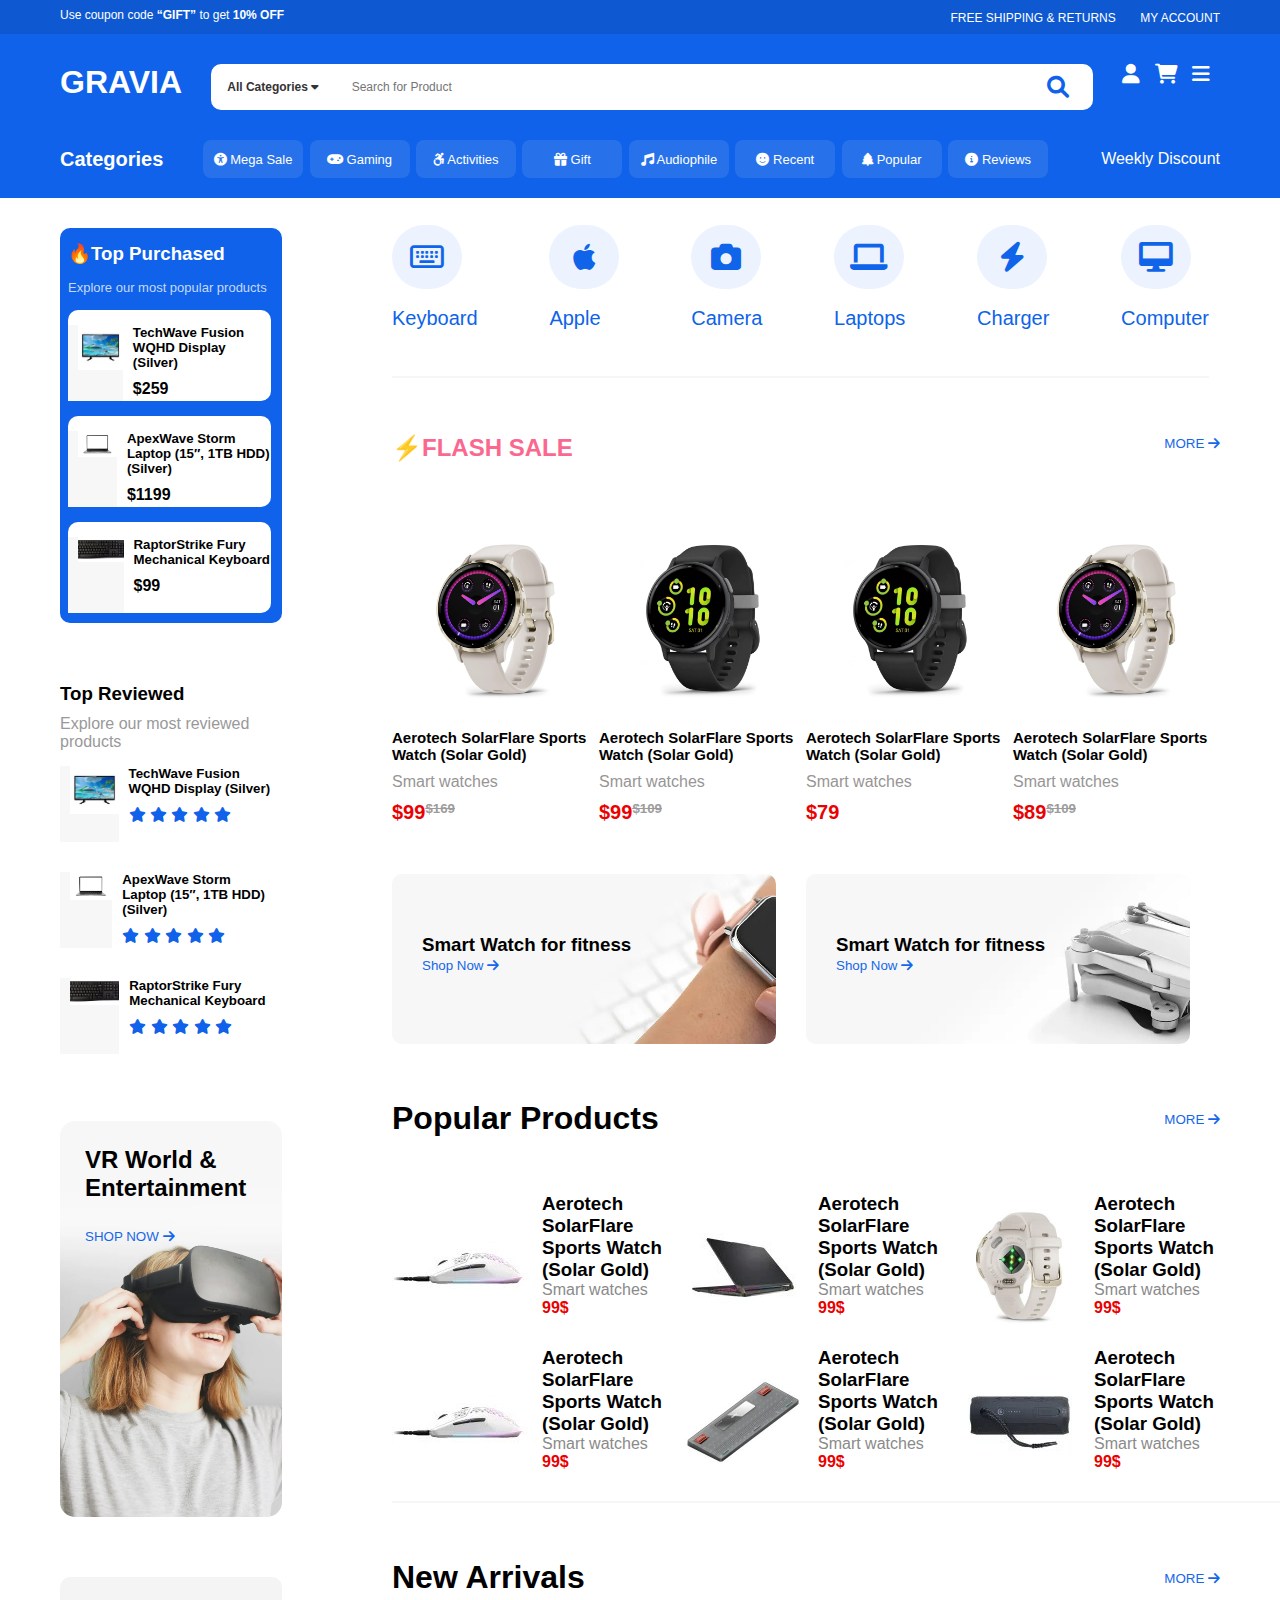
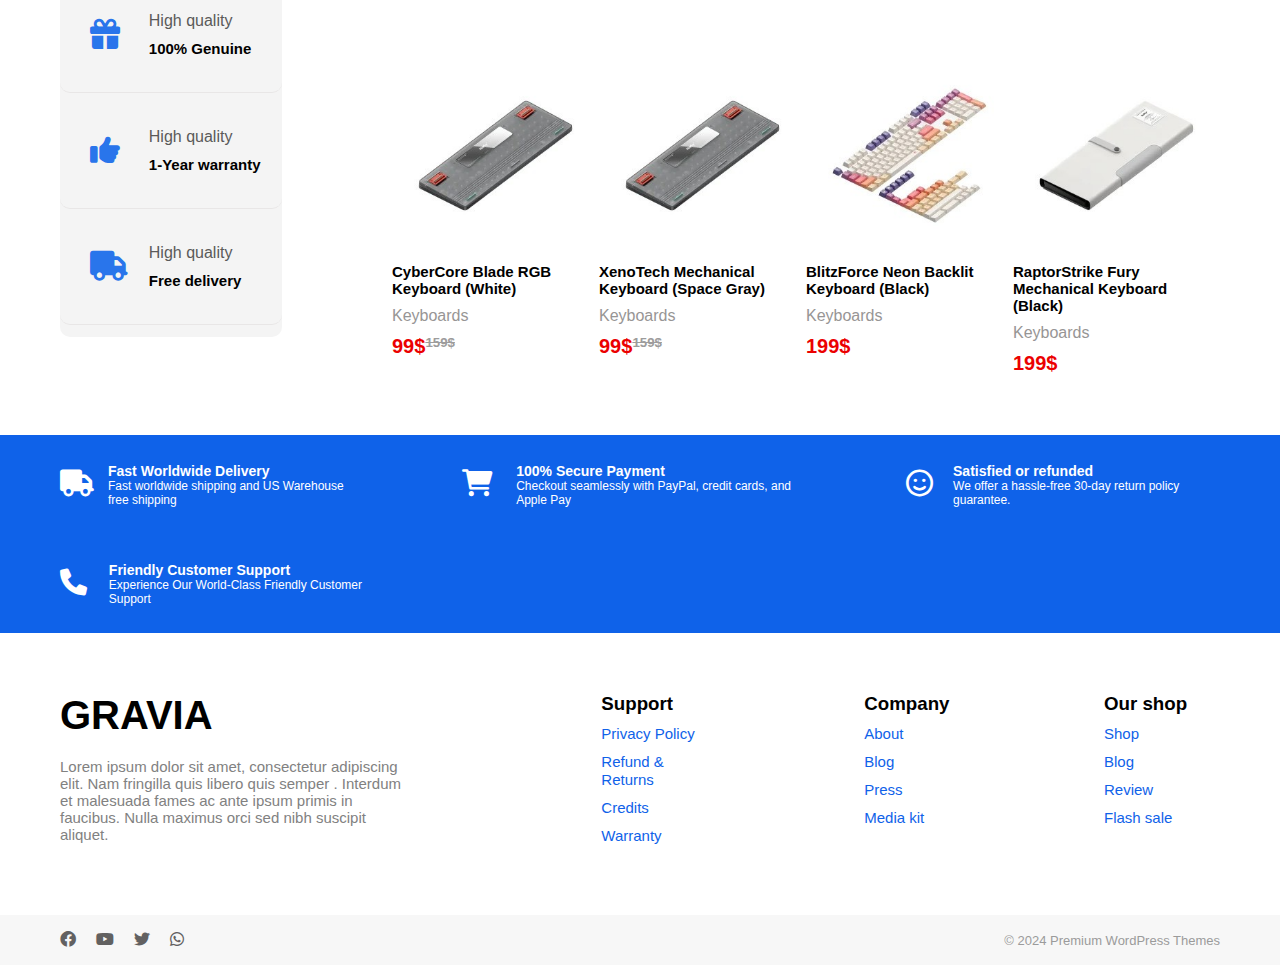
<file: index.html>
<!DOCTYPE html>
<html lang="en">

<head>
    <meta charset="UTF-8">
    <meta name="viewport" content="width=device-width, initial-scale=1.0">
    <title>GRAVIA</title>
    <link rel="stylesheet" href="./style.css">
    <link rel="stylesheet" href="https://cdnjs.cloudflare.com/ajax/libs/font-awesome/4.7.0/css/font-awesome.min.css">
    <link rel="stylesheet" href="https://cdnjs.cloudflare.com/ajax/libs/font-awesome/6.0.0/css/all.min.css">


</head>

<body>
    <div class="top-header-container">
        <div class="top-header">
            <p>Use coupon code <strong>“GIFT”</strong> to get <strong>10% OFF</strong></p>
            <div class="top-header-right">
                <a href="#" class="free-shipping"> FREE SHIPPING & RETURNS</a>
                <a href="http://127.0.0.1:5501/login_page.html"> MY ACCOUNT</a>
            </div>
        </div>
    </div>
    <div class="header-container">
        <div class="header-box">
            <div class="header">
                <a href="index.html">
                    <h1 class="logo">GRAVIA</h1>
                </a>
                <div class="search-bar">
                    <div class="drop-down">
                        <a href="#" class="dropdown-toggle">All Categories <i class="fas fa-caret-down"></i></a>
                        <ul class="drop-down-list">
                            <li><a href="http://127.0.0.1:5501/product_page.html#keyboard">Charger</a></li>
                            <li><a href="http://127.0.0.1:5501/product_page.html#keyboard">Headphone</a></li>
                            <li><a href="http://127.0.0.1:5501/product_page.html#keyboard">Keyboards</a></li>
                            <li><a href="http://127.0.0.1:5501/product_page.html#keyboard">Laptops</a></li>
                            <li><a href="http://127.0.0.1:5501/product_page.html#keyboard">Mice</a></li>
                            <li><a href="http://127.0.0.1:5501/product_page.html#keyboard">Moniter</a></li>
                            <li><a href="http://127.0.0.1:5501/product_page.html#keyboard">Samrt watch</a></li>
                            <li><a href="http://127.0.0.1:5501/product_page.html#keyboard">Speaker</a></li>
                        </ul>
                    </div>

                    <input type="text" placeholder="Search for Product">
                    <div class="search-icon">
                        <i class="fa fa-search"></i>
                    </div>
                </div>
                <div class="header-menu">
                    <a href="http://127.0.0.1:5501/login_page.html">
                        <i class="fa-solid fa-user"></i></a>
                    <i class="fa-solid fa-cart-shopping"></i>
                    <i class="fa-solid fa-bars"></i>
                </div>
            </div>
            <div class="categories">
                <div class="drop-down-second">
                    <a href="#" class="dropdown-categories-toggle">Categories</a>
                    <ul class="drop-down-list">
                        <li><a href="http://127.0.0.1:5501/product_page.html#keyboard">Charger</a></li>
                        <li><a href="http://127.0.0.1:5501/product_page.html#keyboard">Headphone</a></li>
                        <li><a href="http://127.0.0.1:5501/product_page.html#keyboard">Keyboards</a></li>
                        <li><a href="http://127.0.0.1:5501/product_page.html#keyboard">Laptops</a></li>
                        <li><a href="http://127.0.0.1:5501/product_page.html#keyboard">Mice</a></li>
                        <li><a href="http://127.0.0.1:5501/product_page.html#keyboard">Moniter</a></li>
                        <li><a href="http://127.0.0.1:5501/product_page.html#keyboard">Samrt watch</a></li>
                        <li><a href="http://127.0.0.1:5501/product_page.html#keyboard">Speaker</a></li>
                    </ul>
                </div>

                <div class="categorie-buttons">
                    <a href="http://127.0.0.1:5501/product_page.html#">
                        <button class="buttons"><i class="fa-solid fa-universal-access"></i> Mega Sale</button>
                    </a>
                    <a href="http://127.0.0.1:5501/product_page.html#">
                        <button class="buttons"><i class="fa-solid fa-gamepad"></i> Gaming</button>
                    </a>
                    <a href="http://127.0.0.1:5501/product_page.html#">
                        <button class="buttons"><i class="fa-brands fa-accessible-icon"></i> Activities</button>
                    </a>
                    <a href="http://127.0.0.1:5501/product_page.html#">
                        <button class="buttons"><i class="fa-solid fa-gift"></i> Gift</button>
                    </a>
                    <a href="http://127.0.0.1:5501/product_page.html#">
                        <button class="buttons"><i class="fa-solid fa-music"></i> Audiophile</button>
                    </a>
                    <a href="http://127.0.0.1:5501/product_page.html#">
                        <button class="buttons"><i class="fa-solid fa-face-smile"></i> Recent</button>
                    </a>
                    <a href="http://127.0.0.1:5501/product_page.html#">
                        <button class="buttons"><i class="fa-solid fa-tree"></i> Popular</button>
                    </a>
                    <a href="http://127.0.0.1:5501/product_page.html#">
                        <button class="buttons"><i class="fa-solid fa-circle-info"></i> Reviews</button>
                    </a>
                </div>



                <div class="categories-right">
                    <a href="http://127.0.0.1:5501/weeklyDiscount.html">Weekly Discount</a>
                </div>
            </div>
        </div>

    </div>
    <div class="main-content">
        <div class="side-section">
            <div class="side-section-main">
                <h3>🔥Top Purchased</h3>
                <p>Explore our most popular products</p>

                <a href="http://127.0.0.1:5501/product_page.html" style="text-decoration: none; color: inherit;">
                    <div class="side-menu">
                        <div class="side-menu-img">
                            <img src="./images.jpg">
                            <img src="./what-is-lcd.png" class="hover-image">
                        </div>
                        <div class="side-menu-desc">
                            <h5>TechWave Fusion WQHD Display (Silver)</h5>
                            <h4>$259</h4>
                        </div>
                    </div>
                </a>

                <div class="side-menu">
                    <div class="side-menu-img">
                        <a href="http://127.0.0.1:5501/product_page.html">
                            <img src="./istockphoto-1182241805-612x612.jpg">
                        </a>
                        <a href="http://127.0.0.1:5501/product_page.html">
                            <img src="./istockphoto-479520746-612x612.jpg" class="hover-image">
                        </a>
                    </div>
                    <div class="side-menu-desc">
                        <a href="http://127.0.0.1:5501/product_page.html" style="text-decoration: none; color: inherit;">
                            <h5>ApexWave Storm Laptop (15″, 1TB HDD)(Silver)</h5>
                            <h4>$1199</h4>
                        </a>
                    </div>

                </div>
                <a href="http://127.0.0.1:5501/product_page.html" style="text-decoration: none; color: inherit;">
                    <div class="side-menu">
                        <div class="side-menu-img">
                            <img src="./download.jpg">
                            <img src="./download (1).jpg" class="hover-image">
                        </div>
                        <div class="side-menu-desc">
                            <h5>RaptorStrike Fury Mechanical Keyboard</h5>
                            <h4>$99</h4>
                        </div>
                    </div>
                </a>

            </div>
            <div class="rating-section">
                <div class="rating-section-heading">
                    <h3>Top Reviewed</h3>
                    <p>Explore our most reviewed products</p>
                </div>


                <a href="http://127.0.0.1:5501/product_page.html" style="text-decoration: none; color: inherit;">
                    <div class="rating-side-menu">
                        <div class="side-menu-img">
                            <img src="./images.jpg">
                            <img src="./what-is-lcd.png" class="hover-image">
                        </div>
                        <div class="side-menu-desc">
                            <h5>TechWave Fusion WQHD Display (Silver)</h5>
                            <span class="starts">
                    <i class="fa-solid fa-star"></i>
                    <i class="fa-solid fa-star"></i>
                    <i class="fa-solid fa-star"></i>
                    <i class="fa-solid fa-star"></i>
                    <i class="fa-solid fa-star"></i>
                </span>
                        </div>
                    </div>
                </a>

                <a href="http://127.0.0.1:5501/product_page.html" style="text-decoration: none; color: inherit;">
                    <div class="rating-side-menu">
                        <div class="side-menu-img">
                            <img src="./istockphoto-1182241805-612x612.jpg">
                            <img src="./istockphoto-479520746-612x612.jpg" class="hover-image">
                        </div>
                        <div class="side-menu-desc">
                            <h5>ApexWave Storm Laptop (15″, 1TB HDD)(Silver)</h5>
                            <span class="starts">
                    <i class="fa-solid fa-star"></i>
                    <i class="fa-solid fa-star"></i>
                    <i class="fa-solid fa-star"></i>
                    <i class="fa-solid fa-star"></i>
                    <i class="fa-solid fa-star"></i>
                </span>
                        </div>
                    </div>
                </a>


                <a href="http://127.0.0.1:5501/product_page.html" style="text-decoration: none; color: inherit;">
                    <div class="rating-side-menu">
                        <div class="side-menu-img">
                            <img src="./download.jpg">
                            <img src="./download (1).jpg" class="hover-image">
                        </div>
                        <div class="side-menu-desc">
                            <h5>RaptorStrike Fury Mechanical Keyboard</h5>
                            <span class="starts">
                    <i class="fa-solid fa-star"></i>
                    <i class="fa-solid fa-star"></i>
                    <i class="fa-solid fa-star"></i>
                    <i class="fa-solid fa-star"></i>
                    <i class="fa-solid fa-star"></i>
                </span>
                        </div>
                    </div>
                </a>
            </div>

            <div class="third-sidebar">
                <h2>VR World & Entertainment</h2>
                <a href="http://127.0.0.1:5501/product_page.html#" style="text-decoration: none; color: inherit;">
                    <button class="third-sidebar-butn">
                        SHOP NOW <i class="fa-solid fa-arrow-right"></i>
                    </button>
                </a>
            </div>


            <div class="fourth-sidebar">
                <div class="fourth-sidebar-menu">
                    <div class="fourth-sidebar-icon">
                        <i class="fa-solid fa-gift"></i>
                    </div>
                    <div class="fourth-sidebar-desc">
                        <p>High quality</p>
                        <h5>100% Genuine</h5>
                    </div>
                </div>
                <div class="fourth-sidebar-menu">
                    <div class="fourth-sidebar-icon">
                        <i class="fa-solid fa-thumbs-up"></i>
                    </div>
                    <div class="fourth-sidebar-desc">
                        <p>High quality</p>
                        <h5>1-Year warranty</h5>
                    </div>
                </div>
                <div class="fourth-sidebar-menu">
                    <div class="fourth-sidebar-icon">
                        <i class="fa-solid fa-truck"></i>
                    </div>
                    <div class="fourth-sidebar-desc">
                        <p>High quality</p>
                        <h5>Free delivery</h5>
                    </div>
                </div>

            </div>
        </div>

        <div class="product-section">
            <div class="product-section-main">
                <div class="button-desc">
                    <button class="main-section-butn"><i class="fa-regular fa-keyboard"></i></button><br><br>
                    <a class="main-section-title" href="http://127.0.0.1:5501/product_page.html#keyboard">Keyboard</a>
                </div>
                <div>
                    <button class="main-section-butn"><i class="fa-brands fa-apple"></i></button><br><br>
                    <a class="main-section-title" href="http://127.0.0.1:5501/product_page.html#apple">Apple</a>
                </div>
                <div>
                    <button class="main-section-butn"><i class="fa-solid fa-camera"></i></button><br><br>
                    <a class="main-section-title" href="http://127.0.0.1:5501/product_page.html#camera">Camera</a>
                </div>
                <div>
                    <button class="main-section-butn"><i class="fa-solid fa-laptop"></i></button><br><br>
                    <a class="main-section-title" href="http://127.0.0.1:5501/product_page.html#laptop">Laptops</a>
                </div>
                <div>
                    <button class="main-section-butn"><i class="fa-solid fa-bolt"></i></button><br><br>
                    <a class="main-section-title" href="http://127.0.0.1:5501/product_page.html#charger">Charger</a>
                </div>
                <div>
                    <button class="main-section-butn"><i class="fa-solid fa-desktop"></i></button><br><br>
                    <a class="main-section-title" href="http://127.0.0.1:5501/product_page.html#computer">Computer</a>
                </div>
            </div>

            <div class="produts-listing-section">
                <div class="hero-section">
                    <h2>⚡FLASH SALE</h2>
                    <a href="http://127.0.0.1:5501/product_page.html"><button class="more-butn">MORE <i class="fa-solid fa-arrow-right"></i></button></a>
                </div>

                <div class="produts-listing">

                    <div class="fristline-product">
                        <a href="http://127.0.0.1:5501/product_page.html#watch1" style="text-decoration: none; color: inherit;">
                            <img class="product-img" src="./ezgif-4-2dbf98e181.jpg" alt="Aerotech SolarFlare Sports Watch (Solar Gold)">
                            <h3>Aerotech SolarFlare Sports Watch (Solar Gold)</h3>
                        </a>
                        <p>Smart watches</p>
                        <div class="pricing">
                            <h4>$99</h4>
                            <h5><del>$169</del></h5>
                        </div>

                    </div>
                    <div class="fristline-product">
                        <a href="http://127.0.0.1:5501/product_page.html#watch2" style="text-decoration: none; color: inherit;">
                            <img class="product-img" src="./ezgif-4-3f9655ec1e.jpg" alt="Aerotech SolarFlare Sports Watch (Solar Gold)">
                            <h3>Aerotech SolarFlare Sports Watch (Solar Gold)</h3>
                        </a>
                        <p>Smart watches</p>
                        <div class="pricing">
                            <h4>$99</h4>
                            <h5><del>$109</del></h5>
                        </div>

                    </div>
                    <div class="fristline-product">
                        <a href="http://127.0.0.1:5501/product_page.html#watch3" style="text-decoration: none; color: inherit;">
                            <img class="product-img" src="./ezgif-4-3f9655ec1e.jpg" alt="Aerotech SolarFlare Sports Watch (Solar Gold)">
                            <h3>Aerotech SolarFlare Sports Watch (Solar Gold)</h3>
                        </a>
                        <p>Smart watches</p>
                        <h4>$79</h4>

                    </div>
                    <div class="fristline-product">
                        <a href="http://127.0.0.1:5501/product_page.html#watch4" style="text-decoration: none; color: inherit;">
                            <img class="product-img" src="./ezgif-4-2dbf98e181.jpg" alt="Aerotech SolarFlare Sports Watch (Solar Gold)">
                            <h3>Aerotech SolarFlare Sports Watch (Solar Gold)</h3>
                        </a>
                        <p>Smart watches</p>
                        <div class="pricing">
                            <h4>$89</h4>
                            <h5><del>$109</del></h5>
                        </div>
                    </div>
                </div>
            </div>

            <div class="drone-watch-main">
                <div class="smart-watch-section">
                    <h3>Smart Watch for fitness</h3>
                    <a href="http://127.0.0.1:5501/product_page.html#smartwatch1" style="text-decoration: none;">
                        <button class="drone-watch-butn">Shop Now <i class="fa-solid fa-arrow-right"></i></button>
                    </a>
                </div>
                <div class="drone-section">
                    <h3>Smart Watch for fitness</h3>
                    <a href="http://127.0.0.1:5501/product_page.html#smartwatch2" style="text-decoration: none;">
                        <button class="drone-watch-butn">Shop Now <i class="fa-solid fa-arrow-right"></i></button>
                    </a>
                </div>
            </div>

            <div class="popular-Products-section">
                <div class="Products-section-heading">
                    <h1>Popular Products</h1>
                    <a href="http://127.0.0.1:5501/product_page.html"> <button class="more-butn">MORE <i class="fa-solid fa-arrow-right"></i></button></a>
                </div>
                <div class="popular-product-fristline">
                    <a href="http://127.0.0.1:5501/product_page.html#watch1" style="text-decoration: none; color: inherit;">
                        <div class="popular-product-listing">
                            <div class="popular-product-img">
                                <img src="./2nd listing/ezgif-4-29a28238a1.jpg">
                            </div>
                    </a>
                    <div class="popular-product-desc">
                        <a href="http://127.0.0.1:5501/product_page.html#watch1" style="text-decoration: none; color: inherit;">
                            <h3>Aerotech SolarFlare Sports Watch (Solar Gold)</h3>
                        </a>
                        <p>Smart watches</p>
                        <h4>99$</h4>
                    </div>
                    </div>
                    <a href="http://127.0.0.1:5501/product_page.html#watch2" style="text-decoration: none; color: inherit;">
                        <div class="popular-product-listing">
                            <div class="popular-product-img">
                                <img src="./2nd listing/ezgif-4-3d9788b38a.jpg">
                            </div>
                    </a>
                    <div class="popular-product-desc">
                        <a href="http://127.0.0.1:5501/product_page.html#watch2" style="text-decoration: none; color: inherit;">
                            <h3>Aerotech SolarFlare Sports Watch (Solar Gold)</h3>
                        </a>
                        <p>Smart watches</p>
                        <h4>99$</h4>
                    </div>
                    </div>
                    <a href="http://127.0.0.1:5501/product_page.html#watch3" style="text-decoration: none; color: inherit;">
                        <div class="popular-product-listing">
                            <div class="popular-product-img">
                                <img src="./2nd listing/ezgif-4-4fb55afd07.jpg">
                            </div>
                    </a>
                    <div class="popular-product-desc">
                        <a href="http://127.0.0.1:5501/product_page.html#watch3" style="text-decoration: none; color: inherit;">
                            <h3>Aerotech SolarFlare Sports Watch (Solar Gold)</h3>
                        </a>
                        <p>Smart watches</p>
                        <h4>99$</h4>
                    </div>
                    </div>

                </div>

                <div class="popular-product-secondline">
                    <a href="http://127.0.0.1:5501/product_page.html#watch1" style="text-decoration: none; color: inherit;">
                        <div class="popular-product-listing">
                            <div class="popular-product-img">
                                <img src="./2nd listing/ezgif-4-29a28238a1.jpg">
                            </div>
                    </a>
                    <div class="popular-product-desc">
                        <a href="http://127.0.0.1:5501/product_page.html#watch2" style="text-decoration: none; color: inherit;">
                            <h3>Aerotech SolarFlare Sports Watch (Solar Gold)</h3>
                        </a>
                        <p>Smart watches</p>
                        <h4>99$</h4>
                    </div>
                    </div>
                    </a>

                    <a href="http://127.0.0.1:5501/product_page.html#watch2" style="text-decoration: none; color: inherit;">
                        <div class="popular-product-listing">
                            <div class="popular-product-img">
                                <img src="./2nd listing/ezgif-4-fa97501d8f.jpg">
                            </div>
                    </a>
                    <div class="popular-product-desc">
                        <a href="http://127.0.0.1:5501/product_page.html#watch2" style="text-decoration: none; color: inherit;">
                            <h3>Aerotech SolarFlare Sports Watch (Solar Gold)</h3>
                        </a>
                        <p>Smart watches</p>
                        <h4>99$</h4>
                    </div>
                    </div>


                    <a href="http://127.0.0.1:5501/product_page.html#watch3" style="text-decoration: none; color: inherit;">
                        <div class="popular-product-listing">

                            <div class="popular-product-img">
                                <img src="./2nd listing/ezgif-4-b3c3998d83 (1).jpg">
                            </div>
                    </a>
                    <div class="popular-product-desc">

                        <a href="http://127.0.0.1:5501/product_page.html#watch2" style="text-decoration: none; color: inherit;">
                            <h3>Aerotech SolarFlare Sports Watch (Solar Gold)</h3>
                        </a>
                        <p>Smart watches</p>
                        <h4>99$</h4>
                    </div>
                    </div>
                    </a>
                </div>

            </div>
            <div class="New-Arrivals-section">
                <div class="Products-section-heading">
                    <h1>New Arrivals</h1>
                    <a href="http://127.0.0.1:5501/product_page.html"><button class="more-butn">MORE <i class="fa-solid fa-arrow-right"></i></button></a>
                </div>
                <div class="New-Arrivals-listing">
                    <div class="New-Arrivals-product">
                        <a href="http://127.0.0.1:5501/product_page.html#keyboard1" style="text-decoration: none; color: inherit;">
                            <img class="New-Arrivals-img" src="./2nd listing/keybord1.jpg">
                            <h3>CyberCore Blade RGB Keyboard (White)</h3>
                        </a>
                        <p>Keyboards</p>
                        <div class="pricing">
                            <h4>99$</h4>
                            <h5>159$</h5>
                        </div>
                    </div>
                    <div class="New-Arrivals-product">
                        <a href="http://127.0.0.1:5501/product_page.html#keyboard2" style="text-decoration: none; color: inherit;">
                            <img class="New-Arrivals-img" src="./2nd listing/keybord1.jpg">
                            <h3>XenoTech Mechanical Keyboard (Space Gray)</h3>
                        </a>
                        <p>Keyboards</p>
                        <div class="pricing">
                            <h4>99$</h4>
                            <h5>159$</h5>
                        </div>
                    </div>
                    <div class="New-Arrivals-product">
                        <a href="http://127.0.0.1:5501/product_page.html#keyboard3" style="text-decoration: none; color: inherit;">
                            <img class="New-Arrivals-img" src="./2nd listing/keybord2.jpg">
                            <h3>BlitzForce Neon Backlit Keyboard (Black)</h3>
                        </a>
                        <p>Keyboards</p>
                        <h4>199$</h4>
                    </div>
                    <div class="New-Arrivals-product">
                        <a href="http://127.0.0.1:5501/product_page.html#keyboard4" style="text-decoration: none; color: inherit;">
                            <img class="New-Arrivals-img" src="./2nd listing/keybord3.jpg">
                            <h3>RaptorStrike Fury Mechanical Keyboard (Black)</h3>
                        </a>
                        <p>Keyboards</p>
                        <h4>199$</h4>
                    </div>
                </div>
            </div>

        </div>

    </div>
    <div class="secondlast-footer">
        <div class="Delivery-box">
            <div class="secondlast-footer-icons">
                <i class="fa-solid fa-truck"></i>
            </div>
            <div class="secondlast-footer-desc">
                <h3>
                    Fast Worldwide Delivery
                </h3>
                <p> Fast worldwide shipping and US Warehouse free shipping</p>
            </div>
        </div>
        <div class="pyament-box">
            <div class="secondlast-footer-icons">
                <i class="fa-solid fa-cart-shopping"></i>
            </div>
            <div class="secondlast-footer-desc">
                <h3>
                    100% Secure Payment
                </h3>
                <p> Checkout seamlessly with PayPal, credit cards, and Apple Pay</p>
            </div>
        </div>
        <div class="refund-box">
            <div class="secondlast-footer-icons">
                <i class="fa-regular fa-face-smile"></i>
            </div>
            <div class="secondlast-footer-desc">
                <h3>
                    Satisfied or refunded
                </h3>
                <p> We offer a hassle-free 30-day return policy guarantee.</p>
            </div>
        </div>
        <div class="Support-box">
            <div class="secondlast-footer-icons">
                <i class="fa-solid fa-phone"></i>
            </div>
            <div class="secondlast-footer-desc">
                <h3>
                    Friendly Customer Support
                </h3>
                <p> Experience Our World-Class Friendly Customer Support</p>
            </div>
        </div>
    </div>
    <div class="footer">
        <div class="footer-desc">
            <h1>
                GRAVIA
            </h1>
            <p>
                Lorem ipsum dolor sit amet, consectetur adipiscing elit. Nam fringilla quis libero quis semper . Interdum et malesuada fames ac ante ipsum primis in faucibus. Nulla maximus orci sed nibh suscipit aliquet.
            </p>
        </div>
        <div class="footer-list-frist">
            <h3 class="footer-list-title">
                Support
            </h3>
            <div>
                <ul class="footer-ul-li">
                    <li class="footer-ul">
                        <a class="footer-li" href="#">Privacy Policy</a>
                    </li>
                    <li class="footer-ul">
                        <a class="footer-li" href="#">Refund & Returns</a>
                    </li>
                    <li class="footer-ul">
                        <a class="footer-li" href="#">Credits</a>
                    </li>
                    <li class="footer-ul">
                        <a class="footer-li" href="#">Warranty</a>
                    </li>
                </ul>
            </div>

        </div>
        <div class="footer-list-second">
            <h3 class="footer-list-title">
                Company
            </h3>
            <div>
                <ul class="footer-ul-li">
                    <li class="footer-ul">
                        <a class="footer-li" href="#">About</a>
                    </li>
                    <li class="footer-ul">
                        <a class="footer-li" href="#">Blog</a>
                    </li>
                    <li class="footer-ul">
                        <a class="footer-li" href="#">Press</a>
                    </li>
                    <li class="footer-ul">
                        <a class="footer-li" href="#">Media kit</a>
                    </li>
                </ul>
            </div>
        </div>
        <div class="footert-list">
            <h3 class="footer-list-title">
                Our shop
            </h3>
            <div>
                <ul class="footer-ul-li">
                    <li class="footer-ul">
                        <a class="footer-li" href="#">Shop</a>
                    </li>
                    <li class="footer-ul">
                        <a class="footer-li" href="#">Blog</a>
                    </li>
                    <li class="footer-ul">
                        <a class="footer-li" href="#">Review</a>
                    </li>
                    <li class="footer-ul">
                        <a class="footer-li" href="#">Flash sale</a>
                    </li>
                </ul>
            </div>
        </div>

    </div>
    <div class="footer-bottom">
        <div class="footer-bottom-left">
            <a href="https://www.facebook.com" target="_blank">
                <i class="fa-brands fa-facebook"></i>
            </a>
            <a href="https://www.youtube.com" target="_blank">
                <i class="fa-brands fa-youtube"></i>
            </a>

            <a href="https://twitter.com" target="_blank">
                <i class="fa-brands fa-twitter"></i>
            </a>
            <a href="https://wa.me/yourphonenumber" target="_blank">
                <i class="fa-brands fa-whatsapp"></i>
            </a>

        </div>
        <div class="footer-bottom-right">
            <p class="footer-bottom-text">© 2024 Premium WordPress Themes</p>
        </div>
    </div>
</body>

</html>
</file>
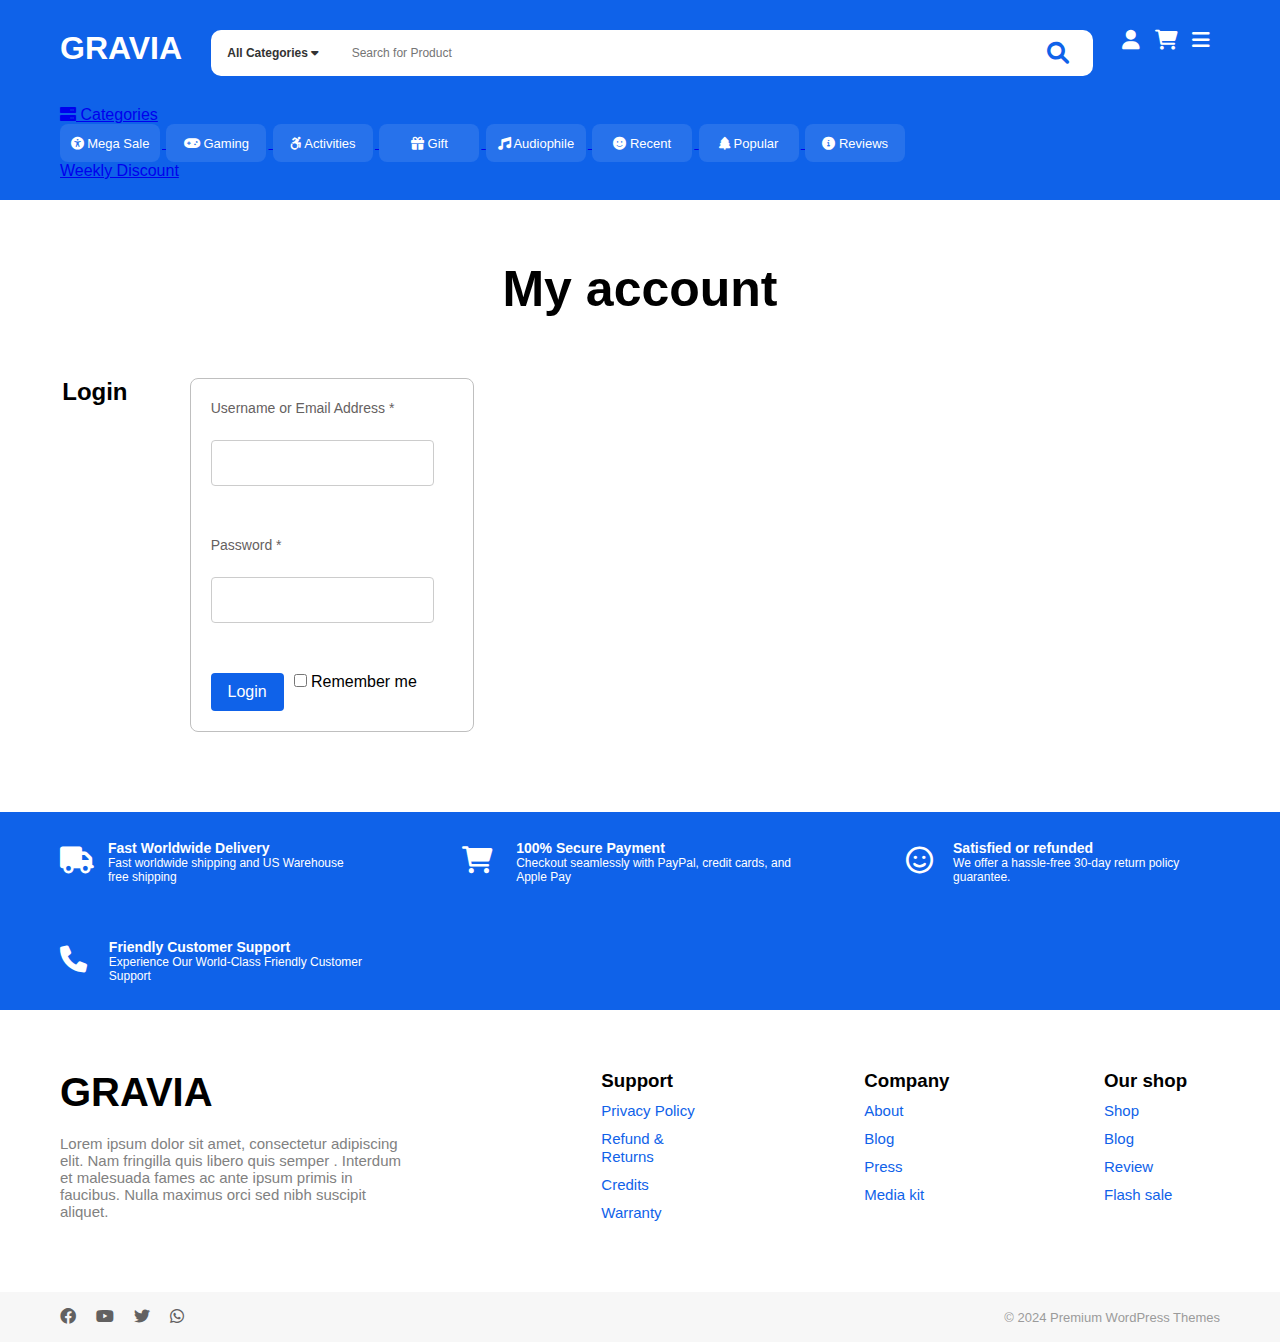
<file: login_page.html>
<!DOCTYPE html>
<html lang="en">

<head>
    <meta charset="UTF-8">
    <meta name="viewport" content="width=device-width, initial-scale=1.0">
    <title>Login Page</title>
    <link rel="stylesheet" href="./style.css">
    <link rel="stylesheet" href="https://cdnjs.cloudflare.com/ajax/libs/font-awesome/4.7.0/css/font-awesome.min.css">
    <link rel="stylesheet" href="https://cdnjs.cloudflare.com/ajax/libs/font-awesome/6.0.0/css/all.min.css">
    <style>
        body {
            font-family: sans-serif;
            margin: 0;
        }
        
        .login-container {
            padding: 20px;
            border-radius: 8px;
            width: 60%;
            border: 1px solid #bfbfbf;
        }
        
        h2 {
            text-align: center;
            margin-bottom: 20px;
        }
        
        .input-group {
            margin-bottom: 50px;
        }
        
        .input-group label {
            font-size: 14px;
            color: #65615f;
        }
        
        .input-group input {
            margin-top: 23px;
            width: 92%;
            height: 46px;
            border: 1px solid #ccc;
            border-radius: 4px;
        }
        
        button {
            width: 30%;
            padding: 10px;
            background-color: #0f62e9;
            color: white;
            border: none;
            border-radius: 4px;
            cursor: pointer;
            font-size: 16px;
        }
        
        .main-login-box {
            display: flex;
        }
        
        .main-login-box h2 {
            width: 40%;
        }
        
        .box {
            display: flex;
            justify-content: flex-start;
            margin-bottom: 80px;
        }
        
        .submit-box {
            display: flex;
        }
        
        .submit-box button {
            margin-right: 10px;
        }
        
        #heading {
            margin: 60px 0;
            text-align: center;
            font-size: 50px;
        }
    </style>
</head>

<body>
    <div class="header-container">
        <div class="header-box">
            <div class="header">
                <h1 class="logo">GRAVIA</h1>

                <div class="search-bar">
                    <div class="drop-down">
                        <a href="#" class="dropdown-toggle">All Categories <i class="fas fa-caret-down"></i></a>
                        <ul class="drop-down-list">
                            <li><a href="http://127.0.0.1:5501/product_page.html#keyboard">Charger</a></li>
                            <li><a href="http://127.0.0.1:5501/product_page.html#keyboard">Headphone</a></li>
                            <li><a href="http://127.0.0.1:5501/product_page.html#keyboard">Keyboards</a></li>
                            <li><a href="http://127.0.0.1:5501/product_page.html#keyboard">Laptops</a></li>
                            <li><a href="http://127.0.0.1:5501/product_page.html#keyboard">Mice</a></li>
                            <li><a href="http://127.0.0.1:5501/product_page.html#keyboard">Moniter</a></li>
                            <li><a href="http://127.0.0.1:5501/product_page.html#keyboard">Samrt watch</a></li>
                            <li><a href="http://127.0.0.1:5501/product_page.html#keyboard">Speaker</a></li>
                        </ul>
                    </div>

                    <input type="text" placeholder="Search for Product">
                    <div class="search-icon">
                        <i class="fa fa-search"></i>
                    </div>
                </div>
                <div class="header-menu">
                    <i class="fa-solid fa-user"></i>
                    <i class="fa-solid fa-cart-shopping"></i>
                    <i class="fa-solid fa-bars"></i>
                </div>
            </div>
            <div class="Categories">
                <div class="Categories-left">
                    <a href="#"> <i class="fa-solid fa-server"></i> Categories</a>
                </div>
                <div class="Categorie-buttons">
                    <a href="http://127.0.0.1:5501/product_page.html#">
                        <button class="buttons"><i class="fa-solid fa-universal-access"></i> Mega Sale</button>
                    </a>
                    <a href="http://127.0.0.1:5501/product_page.html#">
                        <button class="buttons"><i class="fa-solid fa-gamepad"></i> Gaming</button>
                    </a>
                    <a href="http://127.0.0.1:5501/product_page.html#">
                        <button class="buttons"><i class="fa-brands fa-accessible-icon"></i> Activities</button>
                    </a>
                    <a href="http://127.0.0.1:5501/product_page.html#">
                        <button class="buttons"><i class="fa-solid fa-gift"></i> Gift</button>
                    </a>
                    <a href="http://127.0.0.1:5501/product_page.html#">
                        <button class="buttons"><i class="fa-solid fa-music"></i> Audiophile</button>
                    </a>
                    <a href="http://127.0.0.1:5501/product_page.html#">
                        <button class="buttons"><i class="fa-solid fa-face-smile"></i> Recent</button>
                    </a>
                    <a href="http://127.0.0.1:5501/product_page.html#">
                        <button class="buttons"><i class="fa-solid fa-tree"></i> Popular</button>
                    </a>
                    <a href="http://127.0.0.1:5501/product_page.html#">
                        <button class="buttons"><i class="fa-solid fa-circle-info"></i> Reviews</button>
                    </a>
                </div>



                <div class="Categories-right">
                    <a href="#">Weekly Discount</a>
                </div>
            </div>
        </div>

    </div>
    <h1 id="heading">My account</h1>
    <div class="box">
        <div class="main-login-box">
            <h2>Login</h2>
            <div class="login-container">
                <div class="input-group">
                    <label for="username">Username or Email Address *</label>
                    <input type="text" id="username" name="username" required>
                </div>
                <div class="input-group">
                    <label for="password">Password *</label>
                    <input type="password" required id="password" name="password">
                </div>
                <div class="submit-box">
                    <button type="submit">Login</button>
                    <div class="checkbox">
                        <input type="checkbox" name="password" value="password">
                        <label for="vehicle1"> Remember me</label><br>

                    </div>
                </div>
            </div>
        </div>
    </div>
    <div class="secondlast-footer">
        <div class="Delivery-box">
            <div class="secondlast-footer-icons">
                <i class="fa-solid fa-truck"></i>
            </div>
            <div class="secondlast-footer-desc">
                <h3>
                    Fast Worldwide Delivery
                </h3>
                <p> Fast worldwide shipping and US Warehouse free shipping</p>
            </div>
        </div>
        <div class="pyament-box">
            <div class="secondlast-footer-icons">
                <i class="fa-solid fa-cart-shopping"></i>
            </div>
            <div class="secondlast-footer-desc">
                <h3>
                    100% Secure Payment
                </h3>
                <p> Checkout seamlessly with PayPal, credit cards, and Apple Pay</p>
            </div>
        </div>
        <div class="refund-box">
            <div class="secondlast-footer-icons">
                <i class="fa-regular fa-face-smile"></i>
            </div>
            <div class="secondlast-footer-desc">
                <h3>
                    Satisfied or refunded
                </h3>
                <p> We offer a hassle-free 30-day return policy guarantee.</p>
            </div>
        </div>
        <div class="Support-box">
            <div class="secondlast-footer-icons">
                <i class="fa-solid fa-phone"></i>
            </div>
            <div class="secondlast-footer-desc">
                <h3>
                    Friendly Customer Support
                </h3>
                <p> Experience Our World-Class Friendly Customer Support</p>
            </div>
        </div>
    </div>
    <div class="footer">
        <div class="footer-desc">
            <h1>
                GRAVIA
            </h1>
            <p>
                Lorem ipsum dolor sit amet, consectetur adipiscing elit. Nam fringilla quis libero quis semper . Interdum et malesuada fames ac ante ipsum primis in faucibus. Nulla maximus orci sed nibh suscipit aliquet.
            </p>
        </div>
        <div class="footer-list-frist">
            <h3 class="footer-list-title">
                Support
            </h3>
            <div>
                <ul class="footer-ul-li">
                    <li class="footer-ul">
                        <a class="footer-li" href="#">Privacy Policy</a>
                    </li>
                    <li class="footer-ul">
                        <a class="footer-li" href="#">Refund & Returns</a>
                    </li>
                    <li class="footer-ul">
                        <a class="footer-li" href="#">Credits</a>
                    </li>
                    <li class="footer-ul">
                        <a class="footer-li" href="#">Warranty</a>
                    </li>
                </ul>
            </div>

        </div>
        <div class="footer-list-second">
            <h3 class="footer-list-title">
                Company
            </h3>
            <div>
                <ul class="footer-ul-li">
                    <li class="footer-ul">
                        <a class="footer-li" href="#">About</a>
                    </li>
                    <li class="footer-ul">
                        <a class="footer-li" href="#">Blog</a>
                    </li>
                    <li class="footer-ul">
                        <a class="footer-li" href="#">Press</a>
                    </li>
                    <li class="footer-ul">
                        <a class="footer-li" href="#">Media kit</a>
                    </li>
                </ul>
            </div>
        </div>
        <div class="footert-list">
            <h3 class="footer-list-title">
                Our shop
            </h3>
            <div>
                <ul class="footer-ul-li">
                    <li class="footer-ul">
                        <a class="footer-li" href="#">Shop</a>
                    </li>
                    <li class="footer-ul">
                        <a class="footer-li" href="#">Blog</a>
                    </li>
                    <li class="footer-ul">
                        <a class="footer-li" href="#">Review</a>
                    </li>
                    <li class="footer-ul">
                        <a class="footer-li" href="#">Flash sale</a>
                    </li>
                </ul>
            </div>
        </div>

    </div>
    <div class="footer-bottom">
        <div class="footer-bottom-left">
            <a href="https://www.facebook.com" target="_blank">
                <i class="fa-brands fa-facebook"></i>
            </a>
            <a href="https://www.youtube.com" target="_blank">
                <i class="fa-brands fa-youtube"></i>
            </a>

            <a href="https://twitter.com" target="_blank">
                <i class="fa-brands fa-twitter"></i>
            </a>
            <a href="https://wa.me/yourphonenumber" target="_blank">
                <i class="fa-brands fa-whatsapp"></i>
            </a>

        </div>
        <div class="footer-bottom-right">
            <p class="footer-bottom-text">© 2024 Premium WordPress Themes</p>
        </div>
    </div>
</body>

</html>
</file>
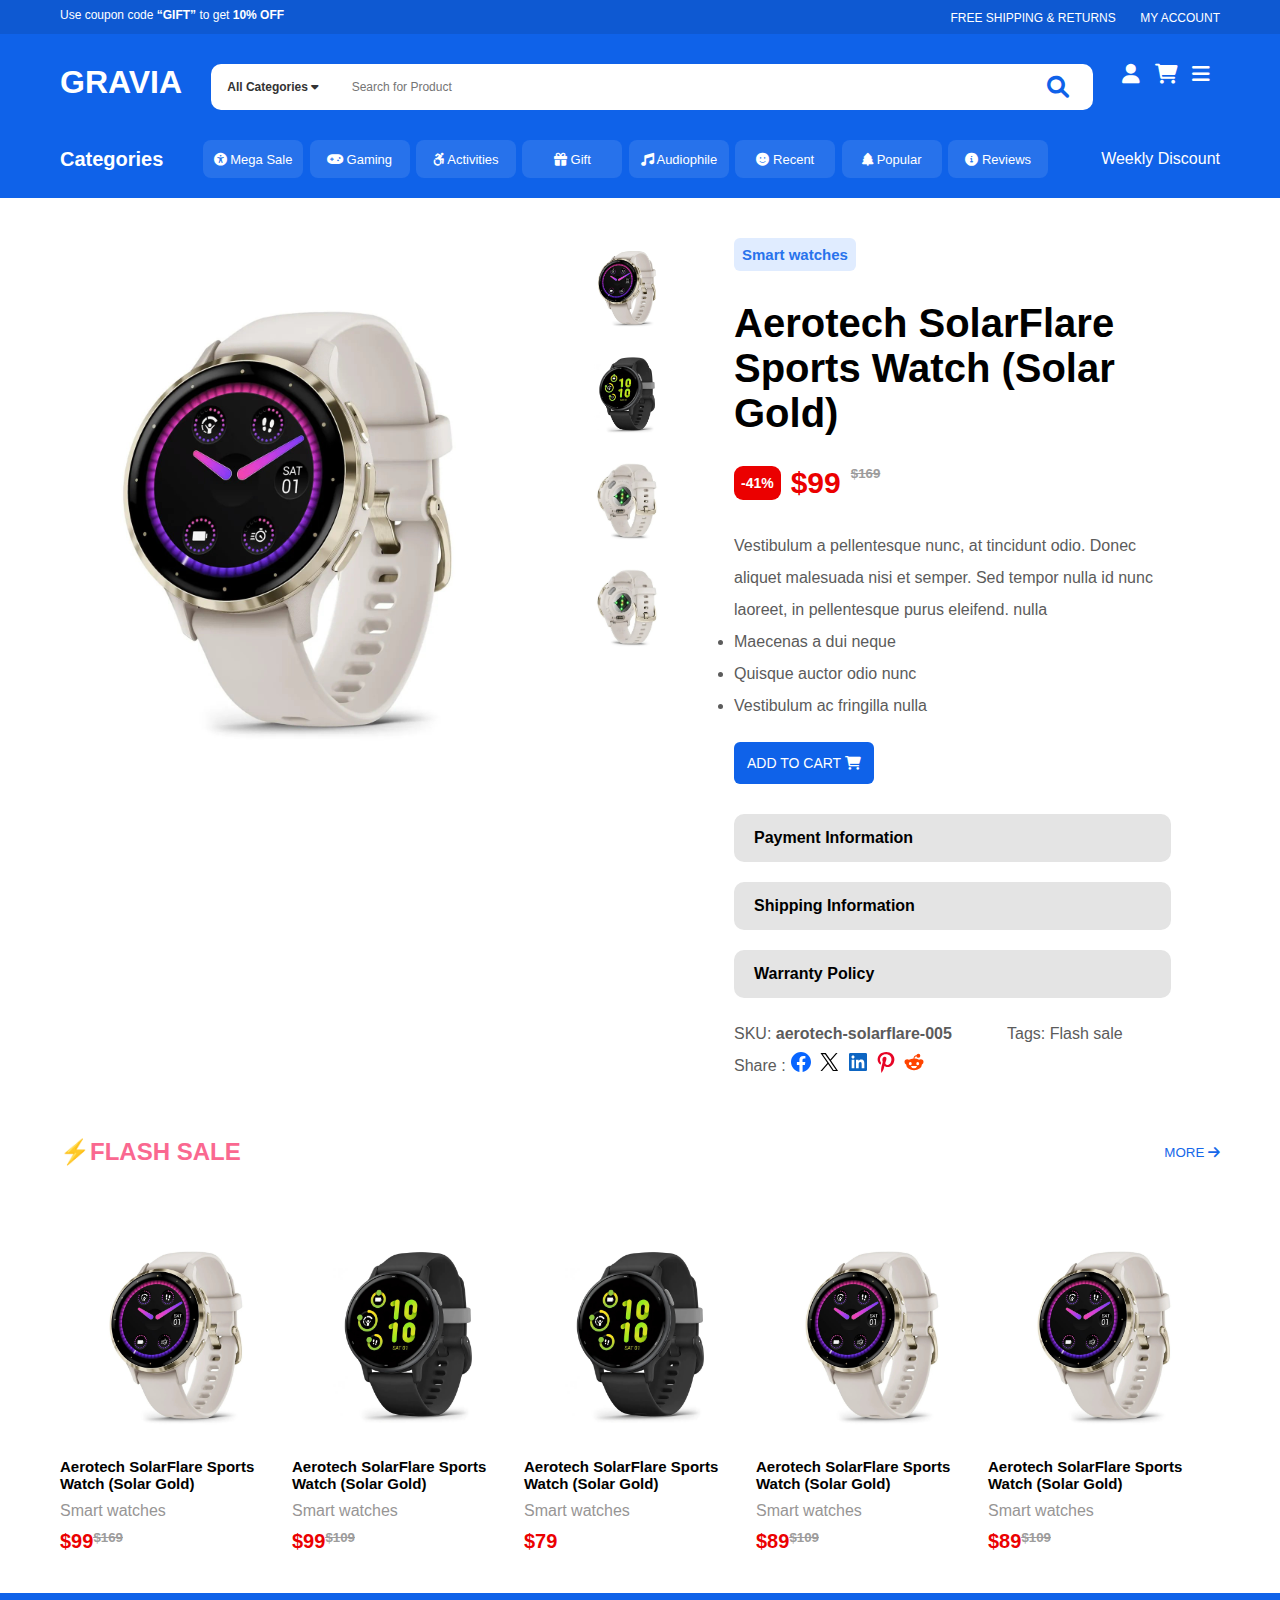
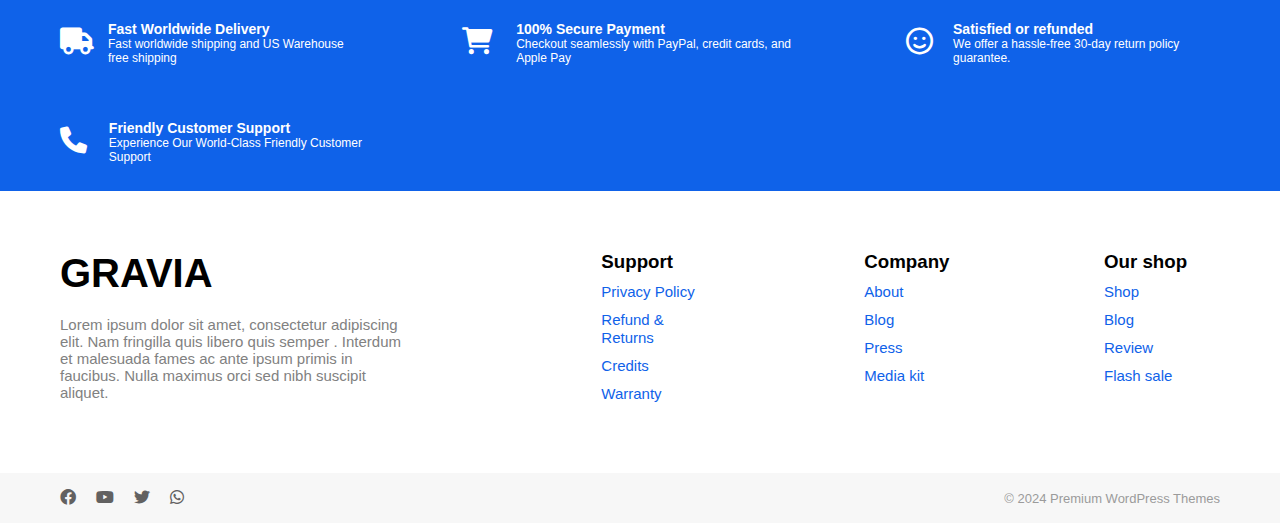
<file: product_page.html>
<!DOCTYPE html>
<html lang="en">

<head>
    <meta charset="UTF-8">
    <meta name="viewport" content="width=device-width, initial-scale=1.0">
    <title>product page</title>
    <link rel="stylesheet" href="./style.css">
    <link rel="stylesheet" href="https://cdnjs.cloudflare.com/ajax/libs/font-awesome/4.7.0/css/font-awesome.min.css">
    <link rel="stylesheet" href="https://cdnjs.cloudflare.com/ajax/libs/font-awesome/6.0.0/css/all.min.css">
</head>

<body>
    <div class="top-header-container">
        <div class="top-header">
            <p>Use coupon code <strong>“GIFT”</strong> to get <strong>10% OFF</strong></p>
            <div class="top-header-right">
                <a href="#" class="free-shipping"> FREE SHIPPING & RETURNS</a>
                <a href="http://127.0.0.1:5501/login_page.html"> MY ACCOUNT</a>
            </div>
        </div>
    </div>
    <div class="header-container">
        <div class="header-box">
            <div class="header">
                <h1 class="logo">GRAVIA</h1>

                <div class="search-bar">
                    <div class="drop-down">
                        <a href="#" class="dropdown-toggle">All Categories <i class="fas fa-caret-down"></i></a>
                        <ul class="drop-down-list">
                            <li><a href="http://127.0.0.1:5501/product_page.html#keyboard">Charger</a></li>
                            <li><a href="http://127.0.0.1:5501/product_page.html#keyboard">Headphone</a></li>
                            <li><a href="http://127.0.0.1:5501/product_page.html#keyboard">Keyboards</a></li>
                            <li><a href="http://127.0.0.1:5501/product_page.html#keyboard">Laptops</a></li>
                            <li><a href="http://127.0.0.1:5501/product_page.html#keyboard">Mice</a></li>
                            <li><a href="http://127.0.0.1:5501/product_page.html#keyboard">Moniter</a></li>
                            <li><a href="http://127.0.0.1:5501/product_page.html#keyboard">Samrt watch</a></li>
                            <li><a href="http://127.0.0.1:5501/product_page.html#keyboard">Speaker</a></li>
                        </ul>
                    </div>
                    <input type="text" placeholder="Search for Product">
                    <div class="search-icon">
                        <i class="fa fa-search"></i>
                    </div>
                </div>
                <div class="header-menu">
                    <a href="http://127.0.0.1:5501/login_page.html">
                        <i class="fa-solid fa-user"></i></a>
                    <i class="fa-solid fa-cart-shopping"></i>
                    <i class="fa-solid fa-bars"></i>
                </div>
            </div>
            <div class="categories">
                <div class="drop-down-second">
                    <a href="#" class="dropdown-categories-toggle">Categories</a>
                    <ul class="drop-down-list">
                        <li><a href="http://127.0.0.1:5501/product_page.html#keyboard">Charger</a></li>
                        <li><a href="http://127.0.0.1:5501/product_page.html#keyboard">Headphone</a></li>
                        <li><a href="http://127.0.0.1:5501/product_page.html#keyboard">Keyboards</a></li>
                        <li><a href="http://127.0.0.1:5501/product_page.html#keyboard">Laptops</a></li>
                        <li><a href="http://127.0.0.1:5501/product_page.html#keyboard">Mice</a></li>
                        <li><a href="http://127.0.0.1:5501/product_page.html#keyboard">Moniter</a></li>
                        <li><a href="http://127.0.0.1:5501/product_page.html#keyboard">Samrt watch</a></li>
                        <li><a href="http://127.0.0.1:5501/product_page.html#keyboard">Speaker</a></li>
                    </ul>
                </div>
                <div class="categorie-buttons">
                    <a href="http://127.0.0.1:5501/product_page.html#">
                        <button class="buttons"><i class="fa-solid fa-universal-access"></i> Mega Sale</button>
                    </a>
                    <a href="http://127.0.0.1:5501/product_page.html#">
                        <button class="buttons"><i class="fa-solid fa-gamepad"></i> Gaming</button>
                    </a>
                    <a href="http://127.0.0.1:5501/product_page.html#">
                        <button class="buttons"><i class="fa-brands fa-accessible-icon"></i> Activities</button>
                    </a>
                    <a href="http://127.0.0.1:5501/product_page.html#">
                        <button class="buttons"><i class="fa-solid fa-gift"></i> Gift</button>
                    </a>
                    <a href="http://127.0.0.1:5501/product_page.html#">
                        <button class="buttons"><i class="fa-solid fa-music"></i> Audiophile</button>
                    </a>
                    <a href="http://127.0.0.1:5501/product_page.html#">
                        <button class="buttons"><i class="fa-solid fa-face-smile"></i> Recent</button>
                    </a>
                    <a href="http://127.0.0.1:5501/product_page.html#">
                        <button class="buttons"><i class="fa-solid fa-tree"></i> Popular</button>
                    </a>
                    <a href="http://127.0.0.1:5501/product_page.html#">
                        <button class="buttons"><i class="fa-solid fa-circle-info"></i> Reviews</button>
                    </a>
                </div>

                <div class="categories-right">
                    <a href="#">Weekly Discount</a>
                </div>
            </div>
        </div>

    </div>
    <div class="product-page-herosection">
        <div class="product-page-herosection-left">
            <img src="./ezgif-4-2dbf98e181.jpg">
        </div>
        <div class="product-page-herosection-center">

            <img src="./ezgif-4-2dbf98e181.jpg">
            <img src="./ezgif-4-3f9655ec1e.jpg">
            <img src="./ezgif-4-d043d42794.png">
            <img src="./ezgif-4-d043d42794.png">
        </div>
        <div class="product-page-herosection-right">
            <button>Smart watches</button>
            <h1>
                Aerotech SolarFlare Sports Watch (Solar Gold)
            </h1>
            <div class="product-page-pricing">
                <button> -41%</button>
                <h4>$99</h4>
                <h5>$169</h5>
            </div>
            <p>
                Vestibulum a pellentesque nunc, at tincidunt odio. Donec aliquet malesuada nisi et semper. Sed tempor nulla id nunc laoreet, in pellentesque purus eleifend. nulla </p>
            <ul id="list-ul">
                <li id="product-list">
                    Maecenas a dui neque
                </li>
                <li id="product-list">
                    Quisque auctor odio nunc
                </li>
                <li id="product-list">
                    Vestibulum ac fringilla nulla
                </li>
            </ul>
            <button id="cart">ADD TO CART  <i class="fa-solid fa-cart-shopping"></i></button>
            <div class="additional-info">
                <div class="additional-info-title">
                    <h2>Payment Information</h2>
                </div>
                <div class="additional-info-title">
                    <h2>Shipping Information</h2>
                </div>
                <div class="additional-info-title">
                    <h2>Warranty Policy</h2>
                </div>
            </div>
            <div class="sku">
                <p>
                    SKU: <strong> aerotech-solarflare-005</strong>
                </p>
                <p>Tags: Flash sale</p>
            </div>
            <div class="product-page-social">
                <p>Share : </p>
                <div class="product-page-svg">
                    <img src="./assets/icon/facebook.svg">
                    <img src="./assets/icon/x.svg">
                    <img src="./assets/icon/linkedin.svg">
                    <img src="./assets/icon/pin.svg">
                    <img src="./assets/icon/block.svg">
                </div>
            </div>
        </div>
    </div>
    <div class="produts-page-section">
        <div class="hero-section">
            <h2>⚡FLASH SALE</h2>
            <button class="more-butn">MORE <i class="fa-solid fa-arrow-right"></i></button>
        </div>

        <div class="produts-listing">

            <div class="fristline-product">
                <a href="http://127.0.0.1:5501/product_page.html#watch1" style="text-decoration: none; color: inherit;">
                    <img class="product-img" src="./ezgif-4-2dbf98e181.jpg" alt="Aerotech SolarFlare Sports Watch (Solar Gold)">
                    <h3>Aerotech SolarFlare Sports Watch (Solar Gold)</h3>
                </a>
                <p>Smart watches</p>
                <div class="pricing">
                    <h4>$99</h4>
                    <h5><del>$169</del></h5>
                </div>

            </div>
            <div class="fristline-product">
                <a href="http://127.0.0.1:5501/product_page.html#watch2" style="text-decoration: none; color: inherit;">
                    <img class="product-img" src="./ezgif-4-3f9655ec1e.jpg" alt="Aerotech SolarFlare Sports Watch (Solar Gold)">
                    <h3>Aerotech SolarFlare Sports Watch (Solar Gold)</h3>
                </a>
                <p>Smart watches</p>
                <div class="pricing">
                    <h4>$99</h4>
                    <h5><del>$109</del></h5>
                </div>

            </div>
            <div class="fristline-product">
                <a href="http://127.0.0.1:5501/product_page.html#watch3" style="text-decoration: none; color: inherit;">
                    <img class="product-img" src="./ezgif-4-3f9655ec1e.jpg" alt="Aerotech SolarFlare Sports Watch (Solar Gold)">
                    <h3>Aerotech SolarFlare Sports Watch (Solar Gold)</h3>
                </a>
                <p>Smart watches</p>
                <h4>$79</h4>

            </div>
            <div class="fristline-product">
                <a href="http://127.0.0.1:5501/product_page.html#watch4" style="text-decoration: none; color: inherit;">
                    <img class="product-img" src="./ezgif-4-2dbf98e181.jpg" alt="Aerotech SolarFlare Sports Watch (Solar Gold)">
                    <h3>Aerotech SolarFlare Sports Watch (Solar Gold)</h3>
                </a>
                <p>Smart watches</p>
                <div class="pricing">
                    <h4>$89</h4>
                    <h5><del>$109</del></h5>
                </div>
            </div>
            <div class="fristline-product">
                <a href="http://127.0.0.1:5501/product_page.html#watch4" style="text-decoration: none; color: inherit;">
                    <img class="product-img" src="./ezgif-4-2dbf98e181.jpg" alt="Aerotech SolarFlare Sports Watch (Solar Gold)">
                    <h3>Aerotech SolarFlare Sports Watch (Solar Gold)</h3>
                </a>
                <p>Smart watches</p>
                <div class="pricing">
                    <h4>$89</h4>
                    <h5><del>$109</del></h5>
                </div>
            </div>
        </div>
    </div>
    </div>
    <div class="secondlast-footer">
        <div class="Delivery-box">
            <div class="secondlast-footer-icons">
                <i class="fa-solid fa-truck"></i>
            </div>
            <div class="secondlast-footer-desc">
                <h3>
                    Fast Worldwide Delivery
                </h3>
                <p> Fast worldwide shipping and US Warehouse free shipping</p>
            </div>
        </div>
        <div class="pyament-box">
            <div class="secondlast-footer-icons">
                <i class="fa-solid fa-cart-shopping"></i>
            </div>
            <div class="secondlast-footer-desc">
                <h3>
                    100% Secure Payment
                </h3>
                <p> Checkout seamlessly with PayPal, credit cards, and Apple Pay</p>
            </div>
        </div>
        <div class="refund-box">
            <div class="secondlast-footer-icons">
                <i class="fa-regular fa-face-smile"></i>
            </div>
            <div class="secondlast-footer-desc">
                <h3>
                    Satisfied or refunded
                </h3>
                <p> We offer a hassle-free 30-day return policy guarantee.</p>
            </div>
        </div>
        <div class="Support-box">
            <div class="secondlast-footer-icons">
                <i class="fa-solid fa-phone"></i>
            </div>
            <div class="secondlast-footer-desc">
                <h3>
                    Friendly Customer Support
                </h3>
                <p> Experience Our World-Class Friendly Customer Support</p>
            </div>
        </div>
    </div>
    <div class="footer">
        <div class="footer-desc">
            <h1>
                GRAVIA
            </h1>
            <p>
                Lorem ipsum dolor sit amet, consectetur adipiscing elit. Nam fringilla quis libero quis semper . Interdum et malesuada fames ac ante ipsum primis in faucibus. Nulla maximus orci sed nibh suscipit aliquet.
            </p>
        </div>
        <div class="footer-list-frist">
            <h3 class="footer-list-title">
                Support
            </h3>
            <div>
                <ul class="footer-ul-li">
                    <li class="footer-ul">
                        <a class="footer-li" href="#">Privacy Policy</a>
                    </li>
                    <li class="footer-ul">
                        <a class="footer-li" href="#">Refund & Returns</a>
                    </li>
                    <li class="footer-ul">
                        <a class="footer-li" href="#">Credits</a>
                    </li>
                    <li class="footer-ul">
                        <a class="footer-li" href="#">Warranty</a>
                    </li>
                </ul>
            </div>

        </div>
        <div class="footer-list-second">
            <h3 class="footer-list-title">
                Company
            </h3>
            <div>
                <ul class="footer-ul-li">
                    <li class="footer-ul">
                        <a class="footer-li" href="#">About</a>
                    </li>
                    <li class="footer-ul">
                        <a class="footer-li" href="#">Blog</a>
                    </li>
                    <li class="footer-ul">
                        <a class="footer-li" href="#">Press</a>
                    </li>
                    <li class="footer-ul">
                        <a class="footer-li" href="#">Media kit</a>
                    </li>
                </ul>
            </div>
        </div>
        <div class="footert-list">
            <h3 class="footer-list-title">
                Our shop
            </h3>
            <div>
                <ul class="footer-ul-li">
                    <li class="footer-ul">
                        <a class="footer-li" href="#">Shop</a>
                    </li>
                    <li class="footer-ul">
                        <a class="footer-li" href="#">Blog</a>
                    </li>
                    <li class="footer-ul">
                        <a class="footer-li" href="#">Review</a>
                    </li>
                    <li class="footer-ul">
                        <a class="footer-li" href="#">Flash sale</a>
                    </li>
                </ul>
            </div>
        </div>

    </div>
    <div class="footer-bottom">
        <div class="footer-bottom-left">
            <a href="https://www.facebook.com" target="_blank">
                <i class="fa-brands fa-facebook"></i>
            </a>
            <a href="https://www.youtube.com" target="_blank">
                <i class="fa-brands fa-youtube"></i>
            </a>

            <a href="https://twitter.com" target="_blank">
                <i class="fa-brands fa-twitter"></i>
            </a>
            <a href="https://wa.me/yourphonenumber" target="_blank">
                <i class="fa-brands fa-whatsapp"></i>
            </a>

        </div>
        <div class="footer-bottom-right">
            <p class="footer-bottom-text">© 2024 Premium WordPress Themes</p>
        </div>
    </div>
</body>

</html>
</file>
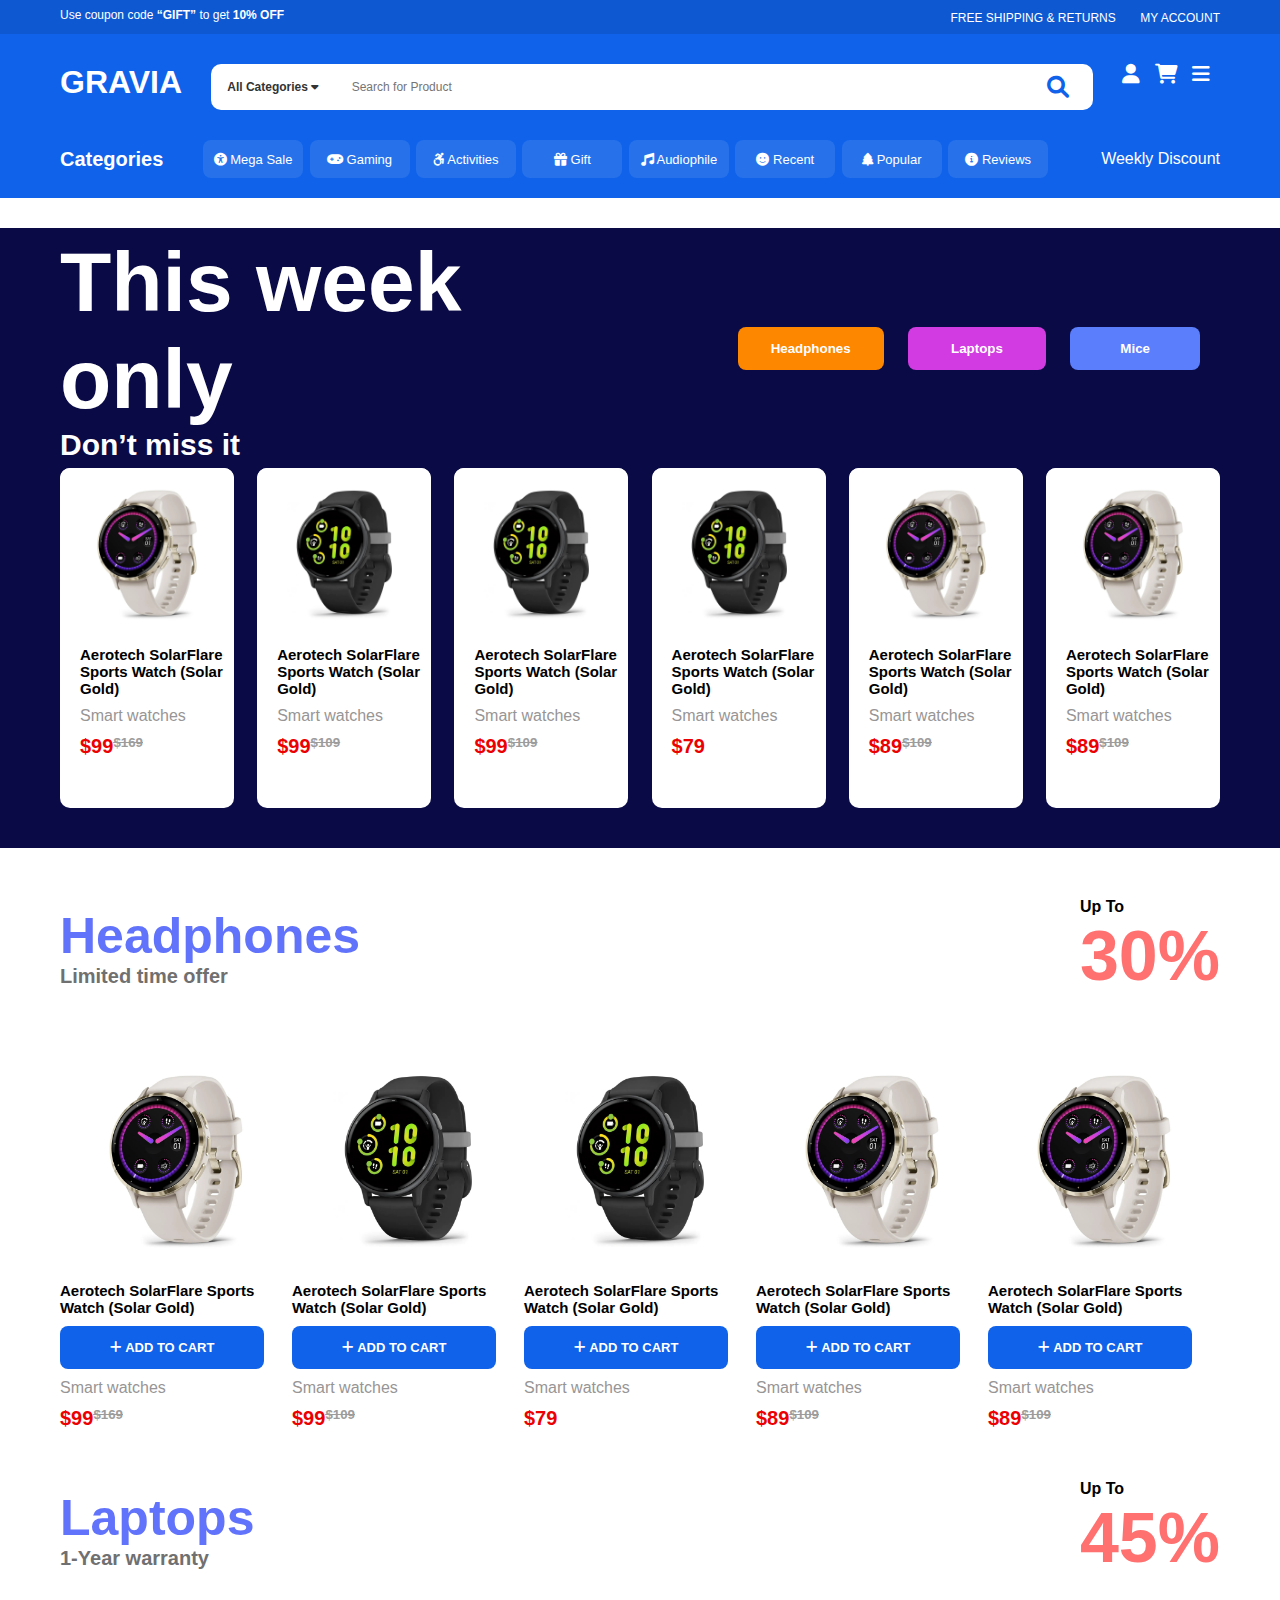
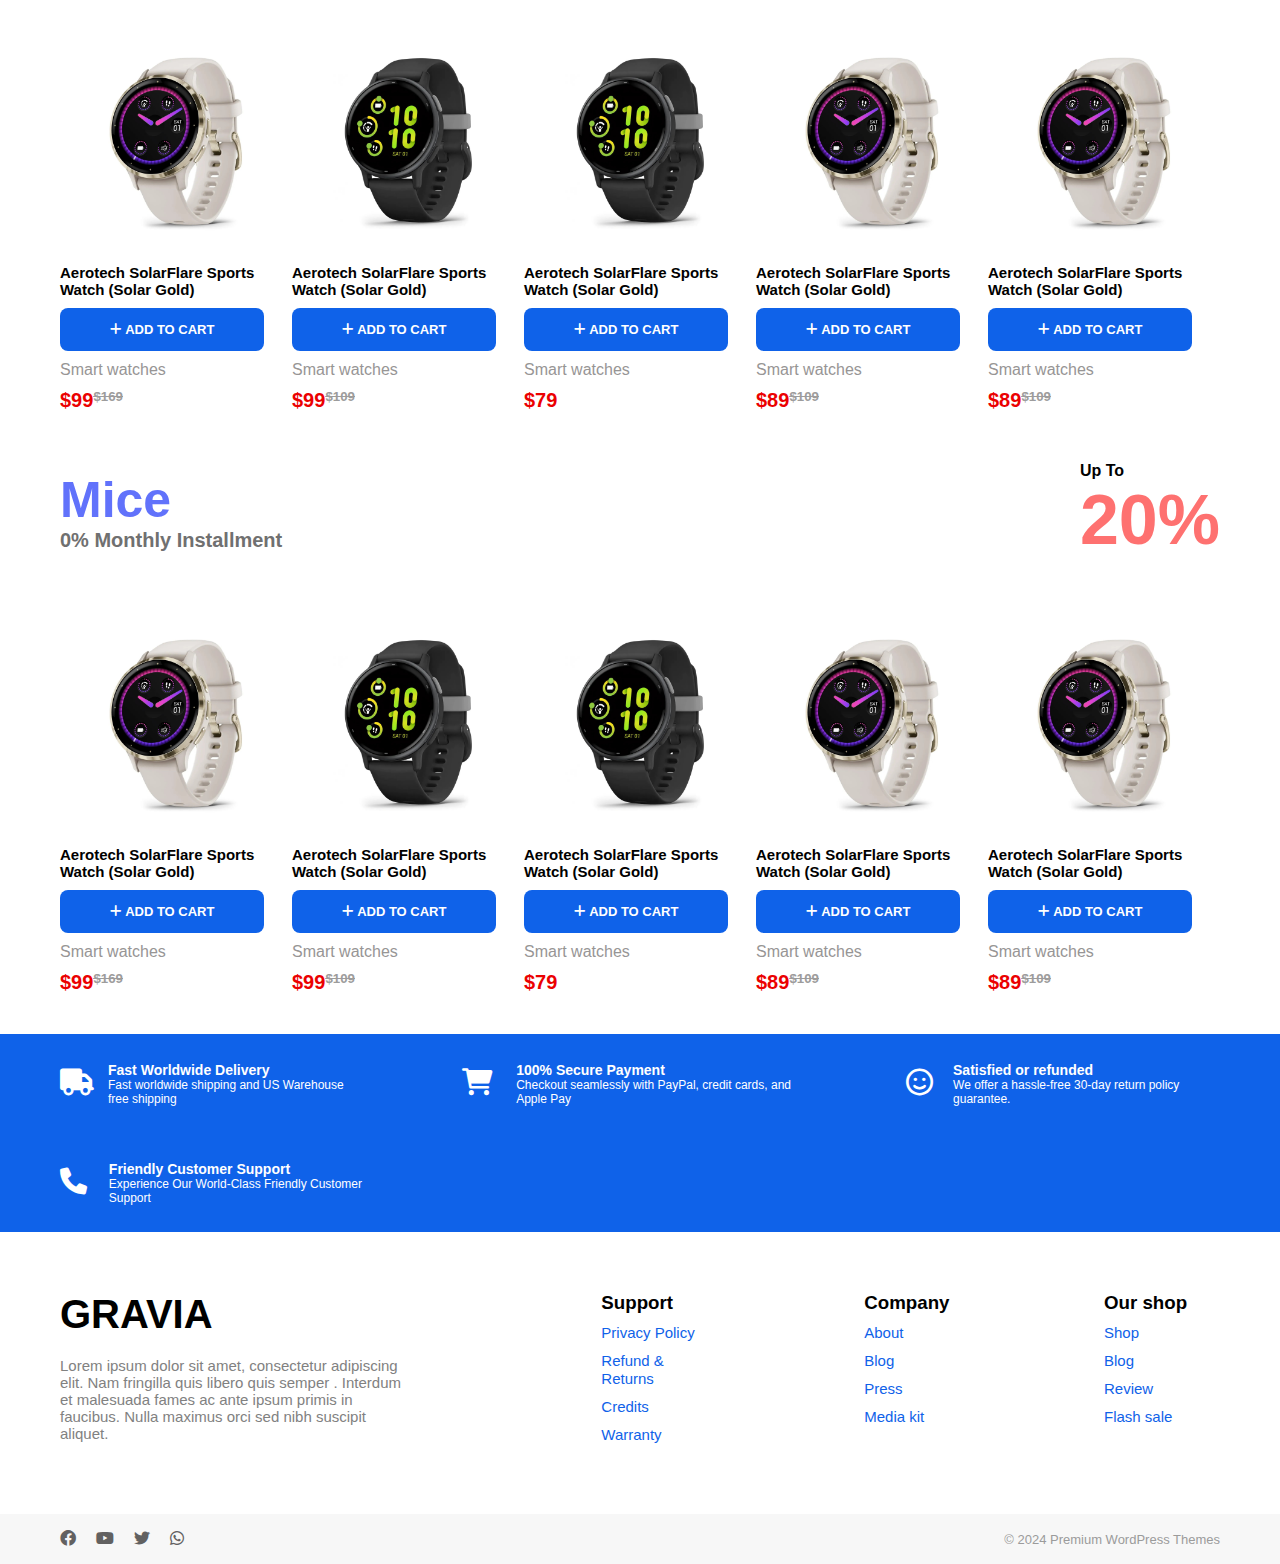
<file: weeklyDiscount.html>
<!DOCTYPE html>
<html lang="en">

<head>
    <meta charset="UTF-8">
    <meta name="viewport" content="width=device-width, initial-scale=1.0">
    <title>Weekly Discount</title>
    <link rel="stylesheet" href="./style.css">
    <link rel="stylesheet" href="https://cdnjs.cloudflare.com/ajax/libs/font-awesome/4.7.0/css/font-awesome.min.css">
    <link rel="stylesheet" href="https://cdnjs.cloudflare.com/ajax/libs/font-awesome/6.0.0/css/all.min.css">
    <style>
        * {
            margin: 0px;
            padding: 0px;
            box-sizing: border-box;
        }
        
        body {
            font-family: sans-serif;
            width: 100%;
            height: 100vh;
        }
        
        .weekly-discount-page {
            background-color: #0a0a46;
            padding: 0px 60px;
            height: 620px;
            margin-top: 30px;
        }
        
        .sale-product {
            display: flex;
            justify-content: space-between;
            align-items: center;
            height: 240px;
        }
        
        .fristline-product {
            background-color: white;
            width: 15%;
            border-radius: 10px;
            height: 340px;
        }
        
        .sale-product-left {
            width: 50%;
            color: white;
        }
        
        .sale-product-left h1 {
            font-size: 84px;
        }
        
        .sale-product-left h2 {
            font-size: 30px;
        }
        
        .sale-product-right {
            gap: 10px;
        }
        
        #headphones {
            background-color: #fe8700;
            color: white;
            padding: 14px 33px;
            border-radius: 8px;
            border: none;
            margin-right: 20px;
            font-weight: bold;
        }
        
        #laptops {
            color: white;
            background-color: #d23be1;
            padding: 14px 43px;
            border-radius: 8px;
            border: none;
            margin-right: 20px;
            font-weight: bold;
        }
        
        #mice {
            color: white;
            background-color: #5b7efc;
            padding: 14px 50px;
            border-radius: 8px;
            border: none;
            margin-right: 20px;
            font-weight: bold;
        }
        
        .sale-product-img {
            border-radius: 10px;
            width: 100%;
        }
        
        .fristline-product h3 {
            color: #000000;
            font-size: 15px;
        }
        
        #h3 {
            padding-left: 20px;
        }
        
        .headphones-section {
            display: flex;
            justify-content: space-between;
            align-items: center;
            padding: 50px 60px;
        }
        
        .headphones-section-title h1 {
            color: #6172fb;
            font-weight: 900;
            font-size: 50px;
        }
        
        .headphones-section-title h4 {
            color: #707070;
            font-size: 20px;
        }
        
        .headphones-section-saleprice h2 {
            color: #fe7170;
            font-weight: 900;
            font-size: 70px;
        }
        
        .headphones-section-saleprice h4 {
            color: #000000;
        }
        
        .headphone-product h3 {
            color: #000000;
            font-size: 15px;
        }
        
        .headphone-product p {
            color: #979595;
            margin: 10px 0;
        }
        
        .headphone-product h4 {
            color: #eb0101;
            font-size: 20px;
        }
        
        .headphone-produts-listing {
            display: flex;
            justify-content: space-between;
            width: 100%;
            padding: 0 60px;
        }
        
        .pricing {
            display: flex;
        }
        
        .pricing h5 {
            color: #9d9c9c;
            text-decoration-line: line-through;
        }
        
        .discountpage-button {
            border: none;
            border-radius: 8px;
            margin-top: 10px;
            font-weight: bold;
            color: white;
            background-color: #0f62e9;
            font-size: 13px;
            padding: 14px 50px;
        }
        
        .secondlast-footer {
            margin-top: 40px;
        }
    </style>
</head>

<body>
    <div class="top-header-container">
        <div class="top-header">
            <p>Use coupon code <strong>“GIFT”</strong> to get <strong>10% OFF</strong></p>
            <div class="top-header-right">
                <a href="#" class="free-shipping"> FREE SHIPPING & RETURNS</a>
                <a href="http://127.0.0.1:5501/login_page.html"> MY ACCOUNT</a>
            </div>
        </div>
    </div>
    <div class="header-container">
        <div class="header-box">
            <div class="header">
                <h1 class="logo">GRAVIA</h1>

                <div class="search-bar">
                    <div class="drop-down">
                        <a href="#" class="dropdown-toggle">All Categories <i class="fas fa-caret-down"></i></a>
                        <ul class="drop-down-list">
                            <li><a href="http://127.0.0.1:5501/product_page.html#keyboard">Charger</a></li>
                            <li><a href="http://127.0.0.1:5501/product_page.html#keyboard">Headphone</a></li>
                            <li><a href="http://127.0.0.1:5501/product_page.html#keyboard">Keyboards</a></li>
                            <li><a href="http://127.0.0.1:5501/product_page.html#keyboard">Laptops</a></li>
                            <li><a href="http://127.0.0.1:5501/product_page.html#keyboard">Mice</a></li>
                            <li><a href="http://127.0.0.1:5501/product_page.html#keyboard">Moniter</a></li>
                            <li><a href="http://127.0.0.1:5501/product_page.html#keyboard">Samrt watch</a></li>
                            <li><a href="http://127.0.0.1:5501/product_page.html#keyboard">Speaker</a></li>
                        </ul>
                    </div>

                    <input type="text" placeholder="Search for Product">
                    <div class="search-icon">
                        <i class="fa fa-search"></i>
                    </div>
                </div>
                <div class="header-menu">
                    <a href="http://127.0.0.1:5501/login_page.html">
                        <i class="fa-solid fa-user"></i></a>
                    <i class="fa-solid fa-cart-shopping"></i>
                    <i class="fa-solid fa-bars"></i>
                </div>
            </div>
            <div class="categories">
                <div class="drop-down-second">
                    <a href="#" class="dropdown-categories-toggle">Categories</a>
                    <ul class="drop-down-list">
                        <li><a href="http://127.0.0.1:5501/product_page.html#keyboard">Charger</a></li>
                        <li><a href="http://127.0.0.1:5501/product_page.html#keyboard">Headphone</a></li>
                        <li><a href="http://127.0.0.1:5501/product_page.html#keyboard">Keyboards</a></li>
                        <li><a href="http://127.0.0.1:5501/product_page.html#keyboard">Laptops</a></li>
                        <li><a href="http://127.0.0.1:5501/product_page.html#keyboard">Mice</a></li>
                        <li><a href="http://127.0.0.1:5501/product_page.html#keyboard">Moniter</a></li>
                        <li><a href="http://127.0.0.1:5501/product_page.html#keyboard">Samrt watch</a></li>
                        <li><a href="http://127.0.0.1:5501/product_page.html#keyboard">Speaker</a></li>
                    </ul>
                </div>

                <div class="categorie-buttons">
                    <a href="http://127.0.0.1:5501/product_page.html#">
                        <button class="buttons"><i class="fa-solid fa-universal-access"></i> Mega Sale</button>
                    </a>
                    <a href="http://127.0.0.1:5501/product_page.html#">
                        <button class="buttons"><i class="fa-solid fa-gamepad"></i> Gaming</button>
                    </a>
                    <a href="http://127.0.0.1:5501/product_page.html#">
                        <button class="buttons"><i class="fa-brands fa-accessible-icon"></i> Activities</button>
                    </a>
                    <a href="http://127.0.0.1:5501/product_page.html#">
                        <button class="buttons"><i class="fa-solid fa-gift"></i> Gift</button>
                    </a>
                    <a href="http://127.0.0.1:5501/product_page.html#">
                        <button class="buttons"><i class="fa-solid fa-music"></i> Audiophile</button>
                    </a>
                    <a href="http://127.0.0.1:5501/product_page.html#">
                        <button class="buttons"><i class="fa-solid fa-face-smile"></i> Recent</button>
                    </a>
                    <a href="http://127.0.0.1:5501/product_page.html#">
                        <button class="buttons"><i class="fa-solid fa-tree"></i> Popular</button>
                    </a>
                    <a href="http://127.0.0.1:5501/product_page.html#">
                        <button class="buttons"><i class="fa-solid fa-circle-info"></i> Reviews</button>
                    </a>
                </div>
                <div class="categories-right">
                    <a href="#">Weekly Discount</a>
                </div>
            </div>
        </div>
    </div>
    <div class="weekly-discount-page">
        <div class="sale-product">
            <div class="sale-product-left">
                <h1>This week only</h1>
                <h2>Don’t miss it</h2>
            </div>
            <div class="sale-product-right">
                <button id="headphones"> Headphones</button>
                <button id="laptops"> Laptops</button>
                <button id="mice"> Mice</button>
            </div>
        </div>
        <div class="produts-listing">

            <div class="fristline-product">
                <a href="http://127.0.0.1:5501/product_page.html#watch1" style="text-decoration: none; color: inherit;">
                    <img class="sale-product-img" src="./ezgif-4-2dbf98e181.jpg" alt="Aerotech SolarFlare Sports Watch (Solar Gold)">
                    <h3 id="h3">Aerotech SolarFlare Sports Watch (Solar Gold)</h3>
                </a>
                <div id="h3">
                    <p>Smart watches</p>
                    <div class="pricing">
                        <h4>$99</h4>
                        <h5><del>$169</del></h5>
                    </div>
                </div>
            </div>
            <div class="fristline-product">
                <a href="http://127.0.0.1:5501/product_page.html#watch2" style="text-decoration: none; color: inherit;">
                    <img class="sale-product-img" src="./ezgif-4-3f9655ec1e.jpg" alt="Aerotech SolarFlare Sports Watch (Solar Gold)">
                    <h3 id="h3">Aerotech SolarFlare Sports Watch (Solar Gold)</h3>
                </a>
                <div id="h3">
                    <p>Smart watches</p>
                    <div class="pricing">
                        <h4>$99</h4>
                        <h5><del>$109</del></h5>
                    </div>
                </div>
            </div>
            <div class="fristline-product">
                <a href="http://127.0.0.1:5501/product_page.html#watch2" style="text-decoration: none; color: inherit;">
                    <img class="sale-product-img" src="./ezgif-4-3f9655ec1e.jpg" alt="Aerotech SolarFlare Sports Watch (Solar Gold)">
                    <h3 id="h3">Aerotech SolarFlare Sports Watch (Solar Gold)</h3>
                </a>
                <div id="h3">
                    <p>Smart watches</p>
                    <div class="pricing">
                        <h4>$99</h4>
                        <h5><del>$109</del></h5>
                    </div>
                </div>
            </div>
            <div class="fristline-product">
                <a href="http://127.0.0.1:5501/product_page.html#watch3" style="text-decoration: none; color: inherit;">
                    <img class="sale-product-img" src="./ezgif-4-3f9655ec1e.jpg" alt="Aerotech SolarFlare Sports Watch (Solar Gold)">
                    <h3 id="h3">Aerotech SolarFlare Sports Watch (Solar Gold)</h3>
                </a>
                <div id="h3">
                    <p>Smart watches</p>
                    <h4>$79</h4>
                </div>
            </div>
            <div class="fristline-product">
                <a href="http://127.0.0.1:5501/product_page.html#watch4" style="text-decoration: none; color: inherit;">
                    <img class="sale-product-img" src="./ezgif-4-2dbf98e181.jpg" alt="Aerotech SolarFlare Sports Watch (Solar Gold)">
                    <h3 id="h3">Aerotech SolarFlare Sports Watch (Solar Gold)</h3>
                </a>
                <div id="h3">
                    <p>Smart watches</p>
                    <div class="pricing">
                        <h4>$89</h4>
                        <h5><del>$109</del></h5>
                    </div>
                </div>
            </div>
            <div class="fristline-product">
                <a href="http://127.0.0.1:5501/product_page.html#watch4" style="text-decoration: none; color: inherit;">
                    <img class="sale-product-img" src="./ezgif-4-2dbf98e181.jpg" alt="Aerotech SolarFlare Sports Watch (Solar Gold)">
                    <h3 id="h3">Aerotech SolarFlare Sports Watch (Solar Gold)</h3>
                </a>
                <div id="h3">
                    <p>Smart watches</p>
                    <div class="pricing">
                        <h4>$89</h4>
                        <h5><del>$109</del></h5>
                    </div>
                </div>
            </div>
        </div>
    </div>
    <div class="headphones-section">
        <div class="headphones-section-title">
            <h1>Headphones</h1>
            <h4>Limited time offer</h4>
        </div>
        <div class="headphones-section-saleprice">
            <h4>Up To</h4>
            <h2>30%</h2>
        </div>
    </div>
    <div class="headphone-produts-listing">

        <div class="headphone-product">
            <a href="http://127.0.0.1:5501/product_page.html#watch1" style="text-decoration: none; color: inherit;">
                <img class="product-img" src="./ezgif-4-2dbf98e181.jpg" alt="Aerotech SolarFlare Sports Watch (Solar Gold)">
                <h3>Aerotech SolarFlare Sports Watch (Solar Gold)</h3>
            </a>
            <button class="discountpage-button"><i class="fa-solid fa-plus"></i>  ADD TO CART</button>
            <p>Smart watches</p>
            <div class="pricing">
                <h4>$99</h4>
                <h5><del>$169</del></h5>
            </div>

        </div>
        <div class="headphone-product">
            <a href="http://127.0.0.1:5501/product_page.html#watch2" style="text-decoration: none; color: inherit;">
                <img class="product-img" src="./ezgif-4-3f9655ec1e.jpg" alt="Aerotech SolarFlare Sports Watch (Solar Gold)">
                <h3>Aerotech SolarFlare Sports Watch (Solar Gold)</h3>
            </a>
            <button class="discountpage-button"><i class="fa-solid fa-plus"></i>  ADD TO CART</button>
            <p>Smart watches</p>
            <div class="pricing">
                <h4>$99</h4>
                <h5><del>$109</del></h5>
            </div>

        </div>
        <div class="headphone-product">
            <a href="http://127.0.0.1:5501/product_page.html#watch3" style="text-decoration: none; color: inherit;">
                <img class="product-img" src="./ezgif-4-3f9655ec1e.jpg" alt="Aerotech SolarFlare Sports Watch (Solar Gold)">
                <h3>Aerotech SolarFlare Sports Watch (Solar Gold)</h3>
            </a>
            <button class="discountpage-button"><i class="fa-solid fa-plus"></i>  ADD TO CART</button>
            <p>Smart watches</p>
            <h4>$79</h4>

        </div>
        <div class="headphone-product">
            <a href="http://127.0.0.1:5501/product_page.html#watch4" style="text-decoration: none; color: inherit;">
                <img class="product-img" src="./ezgif-4-2dbf98e181.jpg" alt="Aerotech SolarFlare Sports Watch (Solar Gold)">
                <h3>Aerotech SolarFlare Sports Watch (Solar Gold)</h3>
            </a>
            <button class="discountpage-button"><i class="fa-solid fa-plus"></i>  ADD TO CART</button>
            <p>Smart watches</p>
            <div class="pricing">
                <h4>$89</h4>
                <h5><del>$109</del></h5>
            </div>
        </div>
        <div class="headphone-product">
            <a href="http://127.0.0.1:5501/product_page.html#watch4" style="text-decoration: none; color: inherit;">
                <img class="product-img" src="./ezgif-4-2dbf98e181.jpg" alt="Aerotech SolarFlare Sports Watch (Solar Gold)">
                <h3>Aerotech SolarFlare Sports Watch (Solar Gold)</h3>
            </a>
            <button class="discountpage-button"><i class="fa-solid fa-plus"></i>  ADD TO CART</button>
            <p>Smart watches</p>
            <div class="pricing">
                <h4>$89</h4>
                <h5><del>$109</del></h5>
            </div>
        </div>
    </div>
    <div class="headphones-section">
        <div class="headphones-section-title">
            <h1>Laptops</h1>
            <h4>1-Year warranty</h4>
        </div>
        <div class="headphones-section-saleprice">
            <h4>Up To</h4>
            <h2>45%</h2>
        </div>
    </div>
    <div class="headphone-produts-listing">

        <div class="headphone-product">
            <a href="http://127.0.0.1:5501/product_page.html#watch1" style="text-decoration: none; color: inherit;">
                <img class="product-img" src="./ezgif-4-2dbf98e181.jpg" alt="Aerotech SolarFlare Sports Watch (Solar Gold)">
                <h3>Aerotech SolarFlare Sports Watch (Solar Gold)</h3>
            </a>
            <button class="discountpage-button"><i class="fa-solid fa-plus"></i>  ADD TO CART</button>
            <p>Smart watches</p>
            <div class="pricing">
                <h4>$99</h4>
                <h5><del>$169</del></h5>
            </div>

        </div>
        <div class="headphone-product">
            <a href="http://127.0.0.1:5501/product_page.html#watch2" style="text-decoration: none; color: inherit;">
                <img class="product-img" src="./ezgif-4-3f9655ec1e.jpg" alt="Aerotech SolarFlare Sports Watch (Solar Gold)">
                <h3>Aerotech SolarFlare Sports Watch (Solar Gold)</h3>
            </a>
            <button class="discountpage-button"><i class="fa-solid fa-plus"></i>  ADD TO CART</button>
            <p>Smart watches</p>
            <div class="pricing">
                <h4>$99</h4>
                <h5><del>$109</del></h5>
            </div>

        </div>
        <div class="headphone-product">
            <a href="http://127.0.0.1:5501/product_page.html#watch3" style="text-decoration: none; color: inherit;">
                <img class="product-img" src="./ezgif-4-3f9655ec1e.jpg" alt="Aerotech SolarFlare Sports Watch (Solar Gold)">
                <h3>Aerotech SolarFlare Sports Watch (Solar Gold)</h3>
            </a>
            <button class="discountpage-button"><i class="fa-solid fa-plus"></i>  ADD TO CART</button>
            <p>Smart watches</p>
            <h4>$79</h4>

        </div>
        <div class="headphone-product">
            <a href="http://127.0.0.1:5501/product_page.html#watch4" style="text-decoration: none; color: inherit;">
                <img class="product-img" src="./ezgif-4-2dbf98e181.jpg" alt="Aerotech SolarFlare Sports Watch (Solar Gold)">
                <h3>Aerotech SolarFlare Sports Watch (Solar Gold)</h3>
            </a>
            <button class="discountpage-button"><i class="fa-solid fa-plus"></i>  ADD TO CART</button>
            <p>Smart watches</p>
            <div class="pricing">
                <h4>$89</h4>
                <h5><del>$109</del></h5>
            </div>
        </div>
        <div class="headphone-product">
            <a href="http://127.0.0.1:5501/product_page.html#watch4" style="text-decoration: none; color: inherit;">
                <img class="product-img" src="./ezgif-4-2dbf98e181.jpg" alt="Aerotech SolarFlare Sports Watch (Solar Gold)">
                <h3>Aerotech SolarFlare Sports Watch (Solar Gold)</h3>
            </a>
            <button class="discountpage-button"><i class="fa-solid fa-plus"></i>  ADD TO CART</button>
            <p>Smart watches</p>
            <div class="pricing">
                <h4>$89</h4>
                <h5><del>$109</del></h5>
            </div>
        </div>
    </div>
    <div class="headphones-section">
        <div class="headphones-section-title">
            <h1>Mice</h1>
            <h4>0% Monthly Installment</h4>
        </div>
        <div class="headphones-section-saleprice">
            <h4>Up To</h4>
            <h2>20%</h2>
        </div>
    </div>
    <div class="headphone-produts-listing">

        <div class="headphone-product">
            <a href="http://127.0.0.1:5501/product_page.html#watch1" style="text-decoration: none; color: inherit;">
                <img class="product-img" src="./ezgif-4-2dbf98e181.jpg" alt="Aerotech SolarFlare Sports Watch (Solar Gold)">
                <h3>Aerotech SolarFlare Sports Watch (Solar Gold)</h3>
            </a>
            <button class="discountpage-button"><i class="fa-solid fa-plus"></i>  ADD TO CART</button>
            <p>Smart watches</p>
            <div class="pricing">
                <h4>$99</h4>
                <h5><del>$169</del></h5>
            </div>

        </div>
        <div class="headphone-product">
            <a href="http://127.0.0.1:5501/product_page.html#watch2" style="text-decoration: none; color: inherit;">
                <img class="product-img" src="./ezgif-4-3f9655ec1e.jpg" alt="Aerotech SolarFlare Sports Watch (Solar Gold)">
                <h3>Aerotech SolarFlare Sports Watch (Solar Gold)</h3>
            </a>
            <button class="discountpage-button"><i class="fa-solid fa-plus"></i>  ADD TO CART</button>
            <p>Smart watches</p>
            <div class="pricing">
                <h4>$99</h4>
                <h5><del>$109</del></h5>
            </div>

        </div>
        <div class="headphone-product">
            <a href="http://127.0.0.1:5501/product_page.html#watch3" style="text-decoration: none; color: inherit;">
                <img class="product-img" src="./ezgif-4-3f9655ec1e.jpg" alt="Aerotech SolarFlare Sports Watch (Solar Gold)">
                <h3>Aerotech SolarFlare Sports Watch (Solar Gold)</h3>
            </a>
            <button class="discountpage-button"><i class="fa-solid fa-plus"></i>  ADD TO CART</button>
            <p>Smart watches</p>
            <h4>$79</h4>

        </div>
        <div class="headphone-product">
            <a href="http://127.0.0.1:5501/product_page.html#watch4" style="text-decoration: none; color: inherit;">
                <img class="product-img" src="./ezgif-4-2dbf98e181.jpg" alt="Aerotech SolarFlare Sports Watch (Solar Gold)">
                <h3>Aerotech SolarFlare Sports Watch (Solar Gold)</h3>
            </a>
            <button class="discountpage-button"><i class="fa-solid fa-plus"></i>  ADD TO CART</button>
            <p>Smart watches</p>
            <div class="pricing">
                <h4>$89</h4>
                <h5><del>$109</del></h5>
            </div>
        </div>
        <div class="headphone-product">
            <a href="http://127.0.0.1:5501/product_page.html#watch4" style="text-decoration: none; color: inherit;">
                <img class="product-img" src="./ezgif-4-2dbf98e181.jpg" alt="Aerotech SolarFlare Sports Watch (Solar Gold)">
                <h3>Aerotech SolarFlare Sports Watch (Solar Gold)</h3>
            </a>
            <button class="discountpage-button"><i class="fa-solid fa-plus"></i>  ADD TO CART</button>
            <p>Smart watches</p>
            <div class="pricing">
                <h4>$89</h4>
                <h5><del>$109</del></h5>
            </div>
        </div>
    </div>
    <div class="secondlast-footer">
        <div class="Delivery-box">
            <div class="secondlast-footer-icons">
                <i class="fa-solid fa-truck"></i>
            </div>
            <div class="secondlast-footer-desc">
                <h3>
                    Fast Worldwide Delivery
                </h3>
                <p> Fast worldwide shipping and US Warehouse free shipping</p>
            </div>
        </div>
        <div class="pyament-box">
            <div class="secondlast-footer-icons">
                <i class="fa-solid fa-cart-shopping"></i>
            </div>
            <div class="secondlast-footer-desc">
                <h3>
                    100% Secure Payment
                </h3>
                <p> Checkout seamlessly with PayPal, credit cards, and Apple Pay</p>
            </div>
        </div>
        <div class="refund-box">
            <div class="secondlast-footer-icons">
                <i class="fa-regular fa-face-smile"></i>
            </div>
            <div class="secondlast-footer-desc">
                <h3>
                    Satisfied or refunded
                </h3>
                <p> We offer a hassle-free 30-day return policy guarantee.</p>
            </div>
        </div>
        <div class="Support-box">
            <div class="secondlast-footer-icons">
                <i class="fa-solid fa-phone"></i>
            </div>
            <div class="secondlast-footer-desc">
                <h3>
                    Friendly Customer Support
                </h3>
                <p> Experience Our World-Class Friendly Customer Support</p>
            </div>
        </div>
    </div>
    <div class="footer">
        <div class="footer-desc">
            <h1>
                GRAVIA
            </h1>
            <p>
                Lorem ipsum dolor sit amet, consectetur adipiscing elit. Nam fringilla quis libero quis semper . Interdum et malesuada fames ac ante ipsum primis in faucibus. Nulla maximus orci sed nibh suscipit aliquet.
            </p>
        </div>
        <div class="footer-list-frist">
            <h3 class="footer-list-title">
                Support
            </h3>
            <div>
                <ul class="footer-ul-li">
                    <li class="footer-ul">
                        <a class="footer-li" href="#">Privacy Policy</a>
                    </li>
                    <li class="footer-ul">
                        <a class="footer-li" href="#">Refund & Returns</a>
                    </li>
                    <li class="footer-ul">
                        <a class="footer-li" href="#">Credits</a>
                    </li>
                    <li class="footer-ul">
                        <a class="footer-li" href="#">Warranty</a>
                    </li>
                </ul>
            </div>

        </div>
        <div class="footer-list-second">
            <h3 class="footer-list-title">
                Company
            </h3>
            <div>
                <ul class="footer-ul-li">
                    <li class="footer-ul">
                        <a class="footer-li" href="#">About</a>
                    </li>
                    <li class="footer-ul">
                        <a class="footer-li" href="#">Blog</a>
                    </li>
                    <li class="footer-ul">
                        <a class="footer-li" href="#">Press</a>
                    </li>
                    <li class="footer-ul">
                        <a class="footer-li" href="#">Media kit</a>
                    </li>
                </ul>
            </div>
        </div>
        <div class="footert-list">
            <h3 class="footer-list-title">
                Our shop
            </h3>
            <div>
                <ul class="footer-ul-li">
                    <li class="footer-ul">
                        <a class="footer-li" href="#">Shop</a>
                    </li>
                    <li class="footer-ul">
                        <a class="footer-li" href="#">Blog</a>
                    </li>
                    <li class="footer-ul">
                        <a class="footer-li" href="#">Review</a>
                    </li>
                    <li class="footer-ul">
                        <a class="footer-li" href="#">Flash sale</a>
                    </li>
                </ul>
            </div>
        </div>

    </div>
    <div class="footer-bottom">
        <div class="footer-bottom-left">
            <a href="https://www.facebook.com" target="_blank">
                <i class="fa-brands fa-facebook"></i>
            </a>
            <a href="https://www.youtube.com" target="_blank">
                <i class="fa-brands fa-youtube"></i>
            </a>

            <a href="https://twitter.com" target="_blank">
                <i class="fa-brands fa-twitter"></i>
            </a>
            <a href="https://wa.me/yourphonenumber" target="_blank">
                <i class="fa-brands fa-whatsapp"></i>
            </a>

        </div>
        <div class="footer-bottom-right">
            <p class="footer-bottom-text">© 2024 Premium WordPress Themes</p>
        </div>
    </div>
</body>

</html>
</file>
<file: style.css>
* {
    margin: 0px;
    padding: 0px;
    box-sizing: border-box;
}

body {
    font-family: sans-serif;
    width: 100%;
    height: 100vh;
}

.header-container {
    padding: 0 60px 20px;
    background-color: #0f62e9;
}

.top-header-container {
    padding: 0 60px;
    background-color: #0e59d2;
}

.top-header {
    display: flex;
    justify-content: space-between;
    background-color: #0e59d2;
    color: white;
    padding: 8px 0;
}

.top-header p {
    font-size: 12px;
}

.free-shipping {
    margin-right: 20px;
}

.top-header-right a {
    color: white;
    font-size: 12px;
    text-decoration: none;
}

.header-box {
    background-color: #0f62e9;
}

.header {
    display: flex;
    justify-content: space-between;
    padding: 30px 0;
}

.header a {
    text-decoration: none;
}

.logo {
    color: white;
    font-weight: 900;
}

.fa-search {
    color: white;
}

.search-bar {
    background-color: white;
    width: 76%;
    display: flex;
    justify-content: space-between;
    flex-wrap: wrap;
    align-items: center;
    height: 46px;
    border-radius: 10px;
}

.search-bar input {
    width: 77%;
    border: 0;
    height: 46px;
    font-size: 12px;
}

.search-icon i {
    color: #0f62e9;
    width: 46px;
    font-size: 22px;
}

.drop-down a {
    text-decoration: none;
    color: #333;
    font-size: 12px;
    font-weight: bold;
    display: inline-block;
    padding: 5px 16px;
    border-radius: 5px;
}

.drop-down {
    position: relative;
    display: inline-block;
}

.drop-down-list {
    display: none;
    border-radius: 7px;
    position: absolute;
    background-color: #f9f9f9;
    min-width: 140px;
    box-shadow: 0px 8px 16px 0px rgba(0, 0, 0, 0.2);
    z-index: 1;
    border: 1px solid #000000;
}

.drop-down-list li {
    padding: 8px 16px;
    list-style-type: none;
}

.drop-down-list li a {
    color: black;
    text-decoration: none;
    display: block;
}

.drop-down:hover .drop-down-list {
    display: block;
}

.dropdown-toggle:hover {
    color: #007bff;
}

.drop-down-second a {
    text-decoration: none;
    color: #ffffff;
    font-size: 20px;
    font-weight: bold;
    display: inline-block;
    border-radius: 5px;
}

.drop-down-second {
    position: relative;
    display: inline-block;
}

.drop-down-second:hover .drop-down-list {
    display: block;
}

.dropdown-categories-toggle:hover {
    color: #007bff;
}

.header-menu {
    color: white;
}

.header-menu a i {
    color: white;
}

.header-menu i {
    font-size: 20px;
    margin-right: 10px;
}

.categories {
    display: flex;
    justify-content: space-between;
    align-items: center;
}

.categorie-buttons {
    width: 74%;
}

.categorie-buttons a {
    text-decoration: none;
}

.buttons {
    font-size: 13px;
    cursor: pointer;
    background-color: #2772eb;
    color: white;
    height: 38px;
    width: 100px;
    border: 0;
    border-radius: 8px;
    margin-right: 2px;
}

.categories-right a {
    color: white;
    text-decoration: none;
}

.side-section {
    width: 20%;
    color: white;
    margin: 30px 60px;
}

.button-desc {
    margin-bottom: 46px;
}

.side-section-main {
    background-color: #0f62e9;
    height: 23%;
    padding-left: 8px;
    border-radius: 10px;
}

.side-section-main h3 {
    padding: 15px 0;
}

.side-section-main p {
    margin-bottom: 15px;
    font-size: 13px;
    color: #c5dafa;
}

.product-section {
    width: 80%;
    margin-left: 50px;
}

.side-menu {
    width: 95%;
    display: flex;
    background-color: #fff;
    color: #000000;
    margin-bottom: 15px;
    border-radius: 10px;
    height: 91px;
    padding-top: 15px;
}

.side-menu-img {
    width: 40%;
    margin-right: 10px;
}

.side-menu-img img {
    width: 100%;
    padding-left: 10px;
}

.main-content {
    display: flex;
    margin-bottom: 60px;
}

.side-menu-img img.hover-image {
    position: absolute;
    top: 0;
    left: 0;
    opacity: 0
}

.side-menu-img:hover img.hover-image {
    opacity: 1;
}

.side-menu-img img {
    display: block;
}

.side-menu-img {
    width: 50%;
    position: relative;
    background-color: #f7f7f7;
}

.product-section-main {
    width: 92%;
    display: flex;
    justify-content: space-between;
    border-bottom: 2px solid #f6f6f6;
}

.main-section-butn {
    margin-top: 27px;
    background-color: #ecf3fe;
    width: 70px;
    height: 64px;
    color: #1064e9;
    border-radius: 40px;
    border: 0;
}

.main-section-butn i {
    font-size: 30px;
}

.main-section-title {
    font-size: 20px;
    color: #0d63e9;
    text-decoration: none;
}

.rating-section-heading h3 {
    color: #000000;
    margin: 10px 0px;
}

.rating-section-heading p {
    color: #999999;
}

.starts {
    color: #0f62e9;
    margin-top: 10px;
}

.starts i {
    font-size: 15px;
}

.rating-side-menu {
    width: 95%;
    display: flex;
    background-color: #fff;
    color: #000000;
    margin-bottom: 15px;
    border-radius: 10px;
    height: 91px;
    padding-top: 15px;
}

.rating-section {
    margin-top: 60px;
}

.side-menu-desc h5 {
    margin-bottom: 10px;
}

.hero-section h2 {
    color: #fa6890;
    width: 50%;
}

.hero-section {
    width: 100%;
    display: flex;
    justify-content: space-between;
    margin: 0;
    margin: 56px 0px
}

.produts-listing-section {
    width: 100%;
    padding-right: 60px;
}

.more-butn {
    color: #1567e9;
    text-decoration: none;
    background-color: white;
    border: 0;
    cursor: pointer;
}

.produts-listing {
    display: flex;
    justify-content: space-between;
    width: 100%;
}

.product-img {
    width: 100%;
}

.fristline-product h3 {
    color: #000000;
    font-size: 15px;
}

.fristline-product p {
    color: #979595;
    margin: 10px 0;
}

.fristline-product h4 {
    color: #eb0101;
    font-size: 20px;
}

.drone-watch-main {
    padding-right: 60px;
    width: 100%;
    display: flex;
    justify-content: space-between;
    margin: 50px 0;
}

.smart-watch-section {
    color: #000000;
    background-image: url("/ezgif-3-f1291da716.jpg");
    width: 100%;
    background-size: cover;
    height: 170px;
    border-radius: 10px;
    margin-right: 30px;
}

.smart-watch-section h3 {
    margin-top: 60px;
    margin-left: 30px;
}

.drone-section {
    color: #000000;
    background-image: url("/ezgif-3-1fa13de145.jpg");
    width: 100%;
    background-size: cover;
    height: 170px;
    border-radius: 10px;
    margin-right: 30px;
}

.drone-section h3 {
    margin-top: 60px;
    margin-left: 30px;
}

.drone-watch-butn {
    color: #1567e9;
    border: 0;
    background: transparent;
    margin-left: 30px;
    cursor: pointer;
}

.popular-product-fristline {
    justify-content: space-between;
    display: flex;
}

.popular-product-secondline {
    display: flex;
    justify-content: space-between;
}

.popular-product-listing {
    color: #000000;
    display: flex;
}

.popular-product-img {
    width: 50%;
}

.popular-product-img img {
    width: 150px
}

.popular-product-desc {
    width: 50%;
}

.popular-product-desc h4 {
    width: 100%;
    color: #eb0000;
}

.popular-product-desc p {
    width: 100%;
    color: #8a8a8a;
}

.Products-section-heading h1 {
    width: 50%;
    color: #000000;
    font-weight: bold;
}

.Products-section-heading {
    width: 100%;
    display: flex;
    align-items: center;
    justify-content: space-between;
    margin: 0;
    margin: 56px 0px;
}

.popular-Products-section {
    border-bottom: 2px solid #f6f6f6;
    padding-right: 60px;
}

.New-Arrivals-section {
    padding-right: 60px;
}

.New-Arrivals-product {
    width: 25%;
}

.New-Arrivals-product h3 {
    color: #000000;
    font-size: 15px;
}

.New-Arrivals-product p {
    color: #979595;
    margin: 10px 0;
}

.New-Arrivals-product h4 {
    color: #eb0101;
    font-size: 20px;
}

.pricing {
    display: flex;
}

.pricing h5 {
    color: #9d9c9c;
    text-decoration-line: line-through;
}

.New-Arrivals-img {
    width: 100%;
    border-radius: 15px;
}

.New-Arrivals-listing {
    display: flex;
    justify-content: space-between;
    width: 100%;
}

.third-sidebar {
    background-image: url("/2nd listing/hgfc.jpg");
    background-size: cover;
    min-height: 396px;
    color: #000000;
    width: 100%;
    border-radius: 15px;
    margin-top: 30%;
}

.third-sidebar h2 {
    padding: 25px 25px
}

.third-sidebar-butn {
    color: #1567e9;
    border: 0;
    background: transparent;
    padding-left: 25px;
    cursor: pointer;
}

.fourth-sidebar-menu {
    width: 100%;
    display: flex;
    justify-content: space-between;
    align-items: center;
    color: #000000;
    padding: 35px 0px;
    border-radius: 10px;
    border-bottom: 1px solid #e8e6e6;
}

.fourth-sidebar {
    color: #000000;
    background-color: #f4f4f4;
    width: 100%;
    margin-top: 60px;
    height: 21%;
    border-radius: 10px;
}

.fourth-sidebar-icon i {
    font-size: 30px;
    color: #2975eb;
    padding-left: 30px;
}

.fourth-sidebar-desc {
    width: 60%;
}

.fourth-sidebar-desc h5 {
    width: 100%;
    font-size: 15px;
}

.fourth-sidebar-desc p {
    color: #5a5a5a;
    margin-bottom: 10px;
}

.fourth-sidebar-icon {
    width: 40%;
}

.secondlast-footer {
    display: flex;
    justify-content: space-between;
    align-items: center;
    flex-wrap: wrap;
    background-color: #0f62e9;
    color: white;
    height: 22%;
    padding: 0 60px;
}

.Delivery-box {
    display: flex;
    align-items: center;
    max-width: 320px;
}

.pyament-box {
    display: flex;
    align-items: center;
}

.refund-box {
    display: flex;
    align-items: center;
}

.Support-box {
    display: flex;
    align-items: center;
}

.secondlast-footer-icons {
    width: 15%;
    font-size: 27px;
}

.secondlast-footer-desc {
    width: 80%;
}

.secondlast-footer-desc h3 {
    font-size: 14px;
}

.secondlast-footer-desc p {
    font-size: 12px;
}

.main {
    width: 100%;
    margin: 0;
    padding: 0;
}

.footer {
    display: flex;
    justify-content: space-between;
    padding: 60px 60px
}

.footer-desc {
    width: 34%;
}

.footer-desc p {
    color: #818181;
    width: 90%;
    font-size: 15px;
}

.footer-desc h1 {
    font-size: 40px;
    margin-bottom: 20px;
}

.footer-li {
    text-decoration: none;
    color: #0f62e9;
    font-size: 15px;
}

.footer-ul-li {
    list-style-type: none;
}

.footert-list {
    width: 10%;
}

.footer-list-frist {
    width: 10%;
}

.footer-list-second {
    width: 8%;
}

.footer-ul {
    margin: 10px 0;
}

.footer-bottom {
    display: flex;
    justify-content: space-between;
    align-items: center;
    padding: 0 60px;
    background-color: #f7f7f7;
    height: 50px;
}

.footer-bottom-left {
    display: flex;
    gap: 20px;
}

.footer-bottom-left a i {
    color: #626161;
}

.footer-bottom-right {
    font-size: 13px;
    color: #9b9b9b;
}

.product-page-herosection {
    margin-top: 40px;
    width: 100%;
    display: flex;
}

.product-page-herosection-left {
    width: 45%;
}

.product-page-herosection-left img {
    width: 100%;
}

.product-page-herosection-center {
    width: 10%;
}

.product-page-herosection-center img {
    width: 80%;
}

.product-page-herosection-right {
    padding-left: 30px;
    width: 45%;
}

.product-page-herosection-right p {
    color: #5b5b5b;
    line-height: 2;
    width: 82%;
}

.product-page-herosection-right h1 {
    font-size: 40px;
    padding: 30px 0px;
    width: 90%;
}

#product-list {
    color: #5b5b5b;
    line-height: 2;
}

.product-page-herosection-right button {
    font-size: 15px;
    color: #2873ec;
    border: none;
    background-color: #e0ecff;
    text-decoration: none;
    cursor: pointer;
    padding: 8px;
    border-radius: 6px;
    font-weight: bold;
}

.product-page-pricing {
    display: flex;
    gap: 10px;
    margin-bottom: 30px;
}

.product-page-pricing h5 {
    color: #9d9c9c;
    text-decoration-line: line-through;
}

.product-page-pricing h4 {
    font-size: 30px;
    color: #eb0000;
}

.product-page-pricing button {
    border: none;
    font-size: 14px;
    font-weight: bold;
    border-radius: 9px;
    color: white;
    background-color: #eb0000;
    padding: 7px;
}

#cart {
    color: white;
    background-color: #0f62e9;
    padding: 13px;
    font-size: 14px;
    font-weight: 500;
    margin-bottom: 30px;
}

#list-ul {
    margin-bottom: 20px;
}

.additional-info-title {
    margin-bottom: 20px;
    background-color: #e4e4e4;
    border-radius: 10px;
    width: 80%;
}

.additional-info-title h2 {
    font-size: 16px;
    padding: 15px 20px;
}

.sku {
    display: flex;
    justify-content: space-between;
}

.product-page-svg img {
    fill: #0e59d2;
}

.product-page-social {
    display: flex;
}

.product-page-social p {
    width: 10%;
}

.produts-page-section {
    margin: 0 60px 40px;
}
</file>
